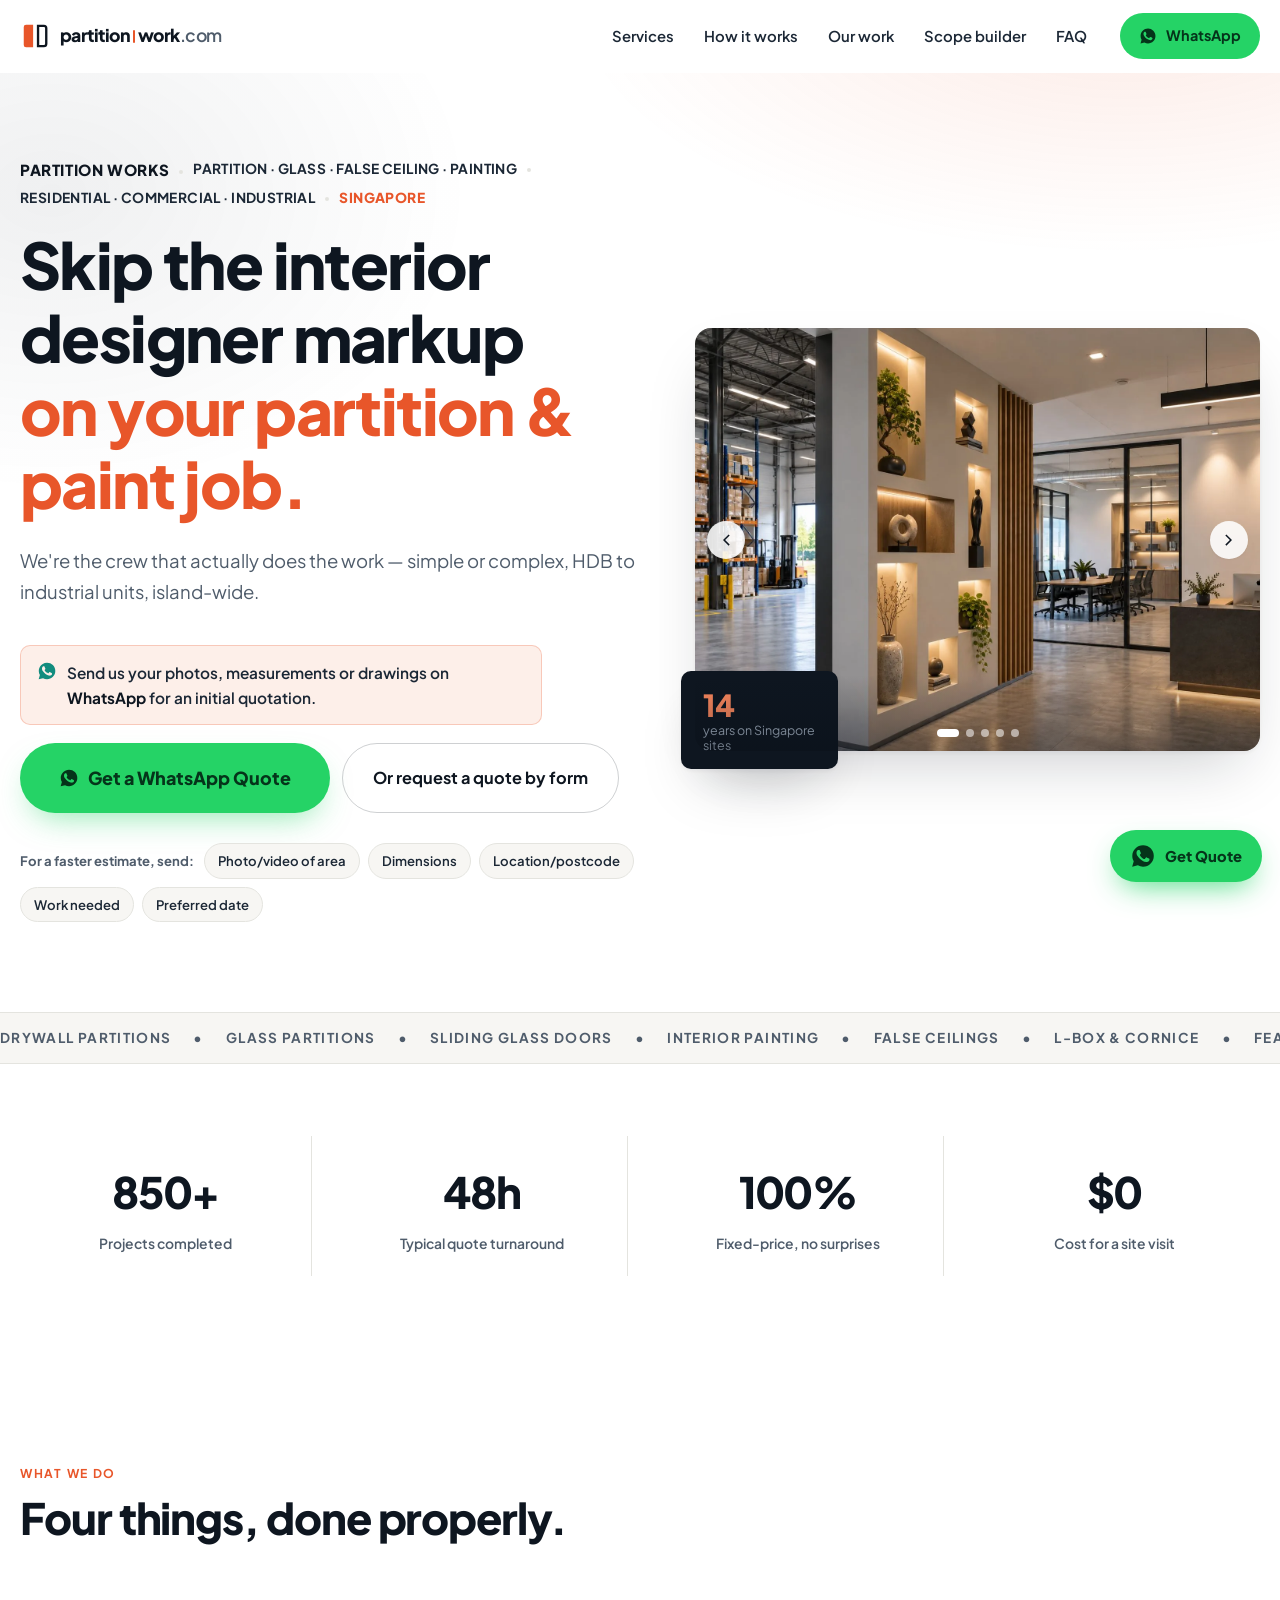
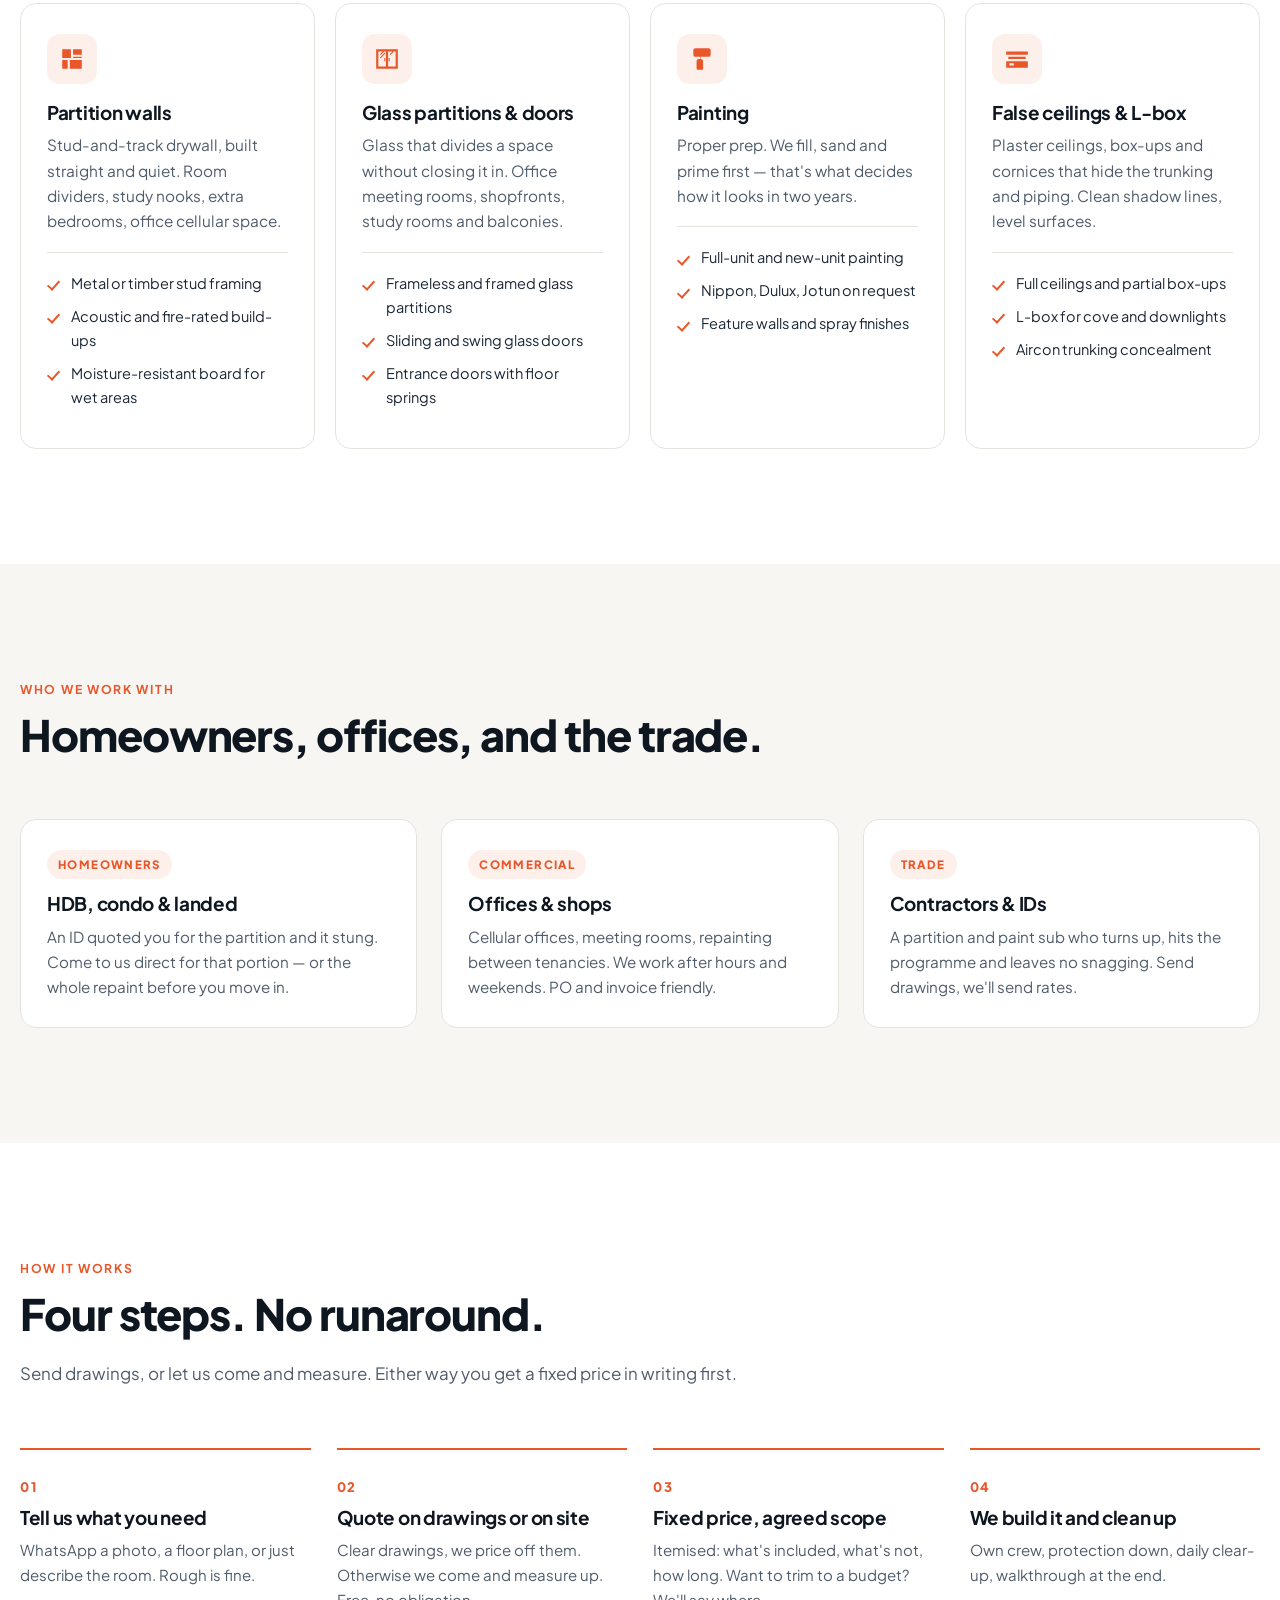
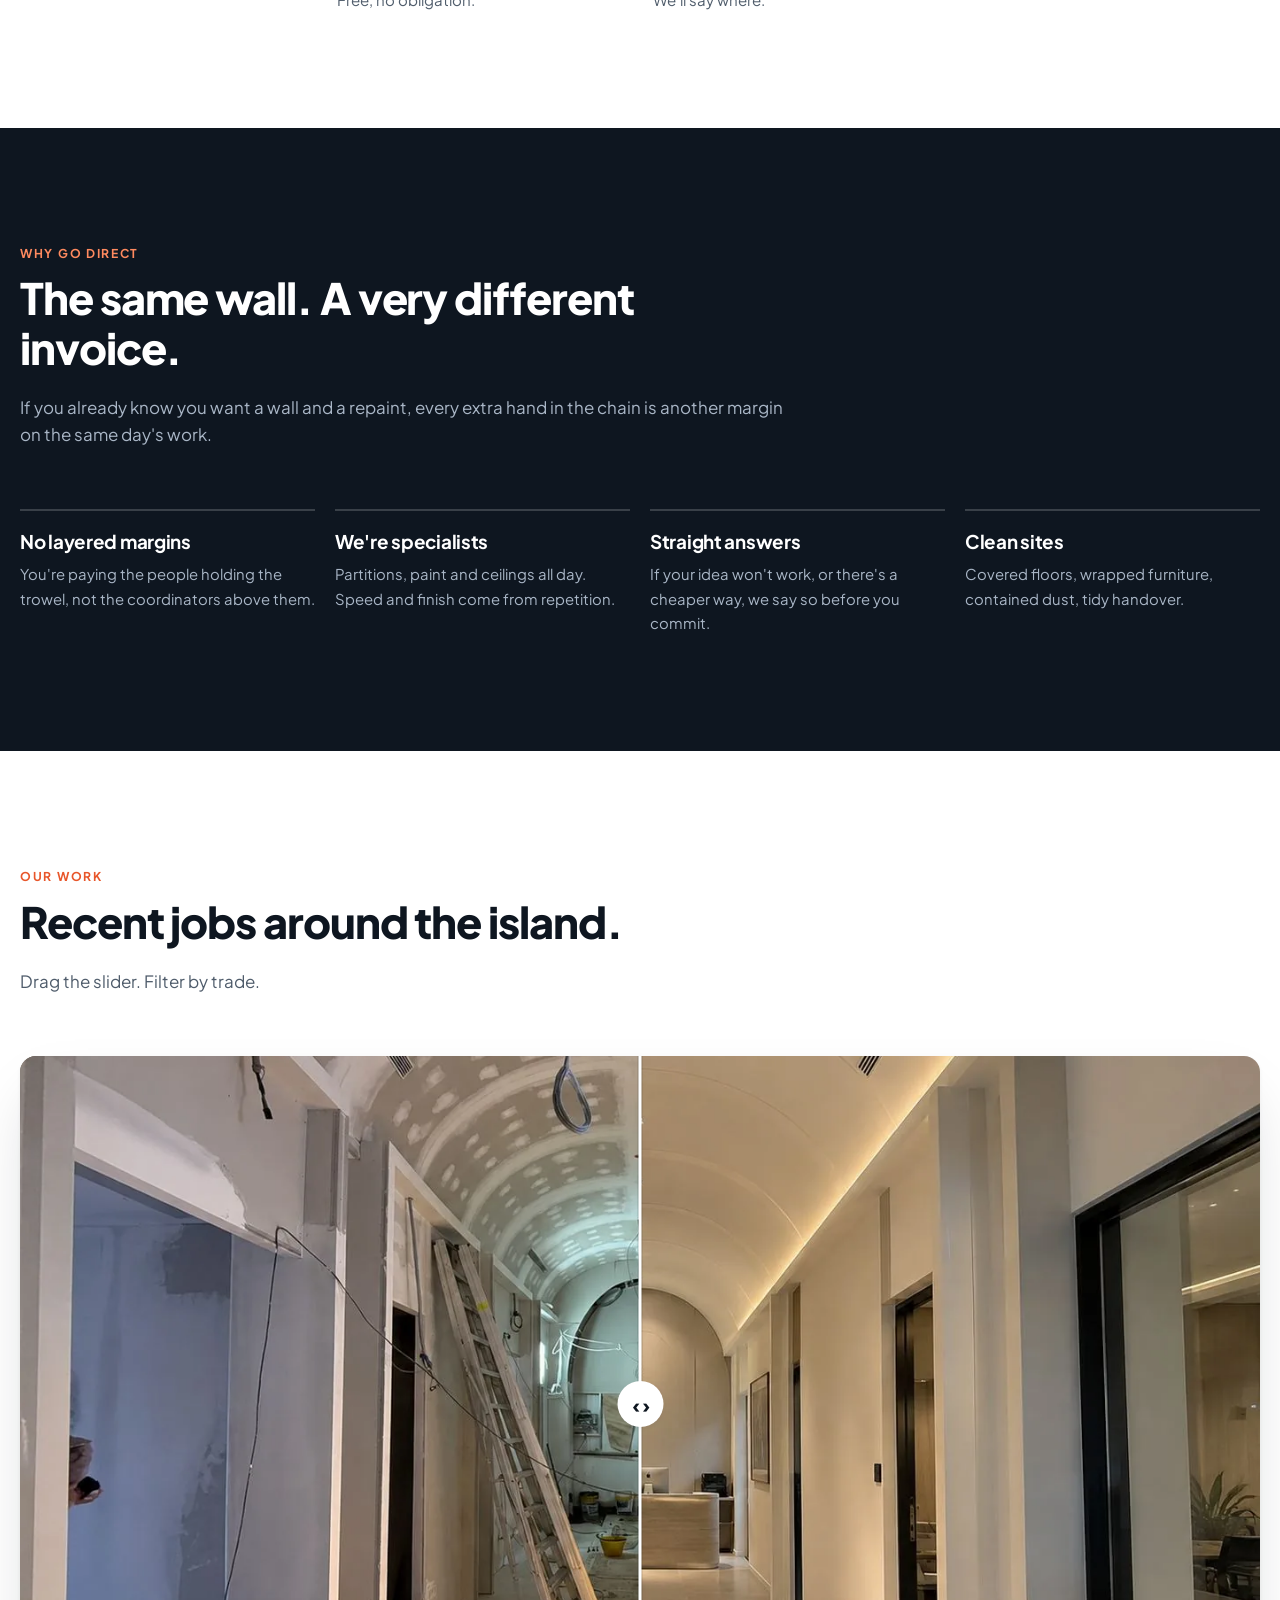
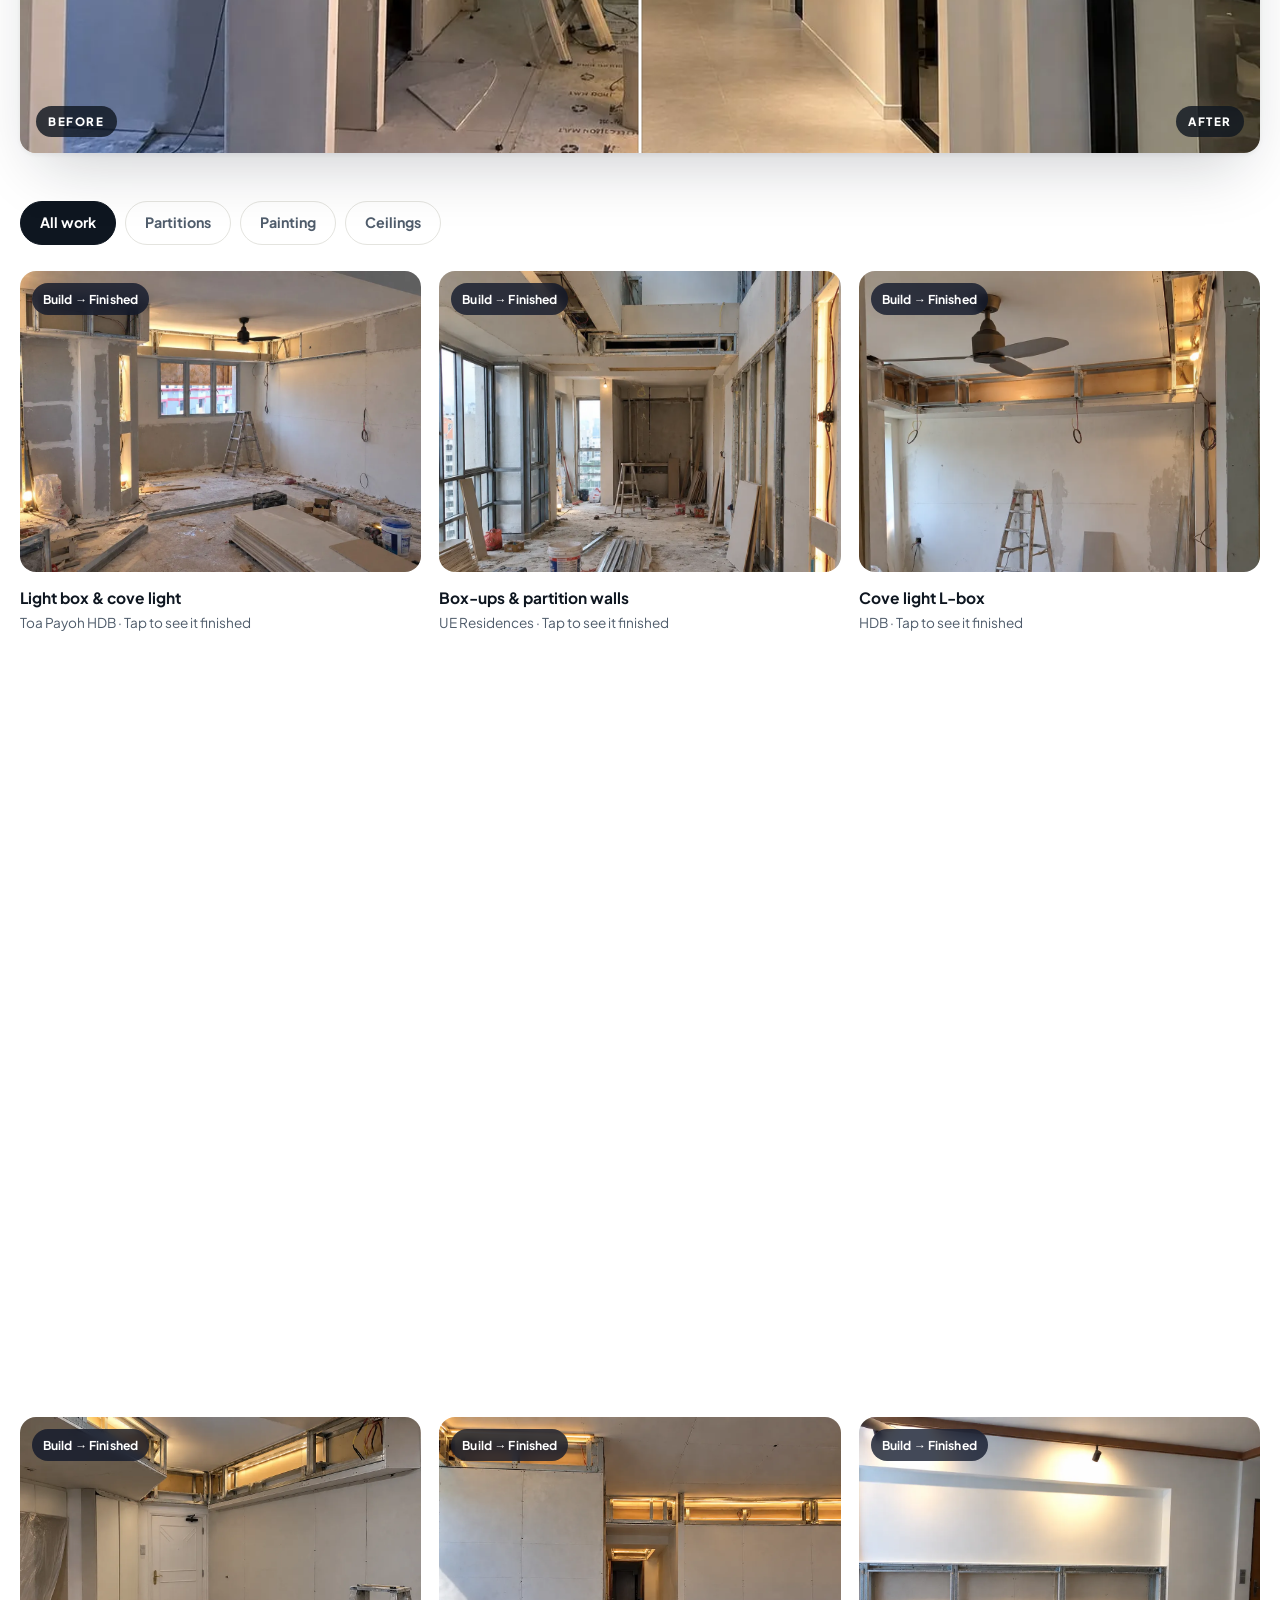
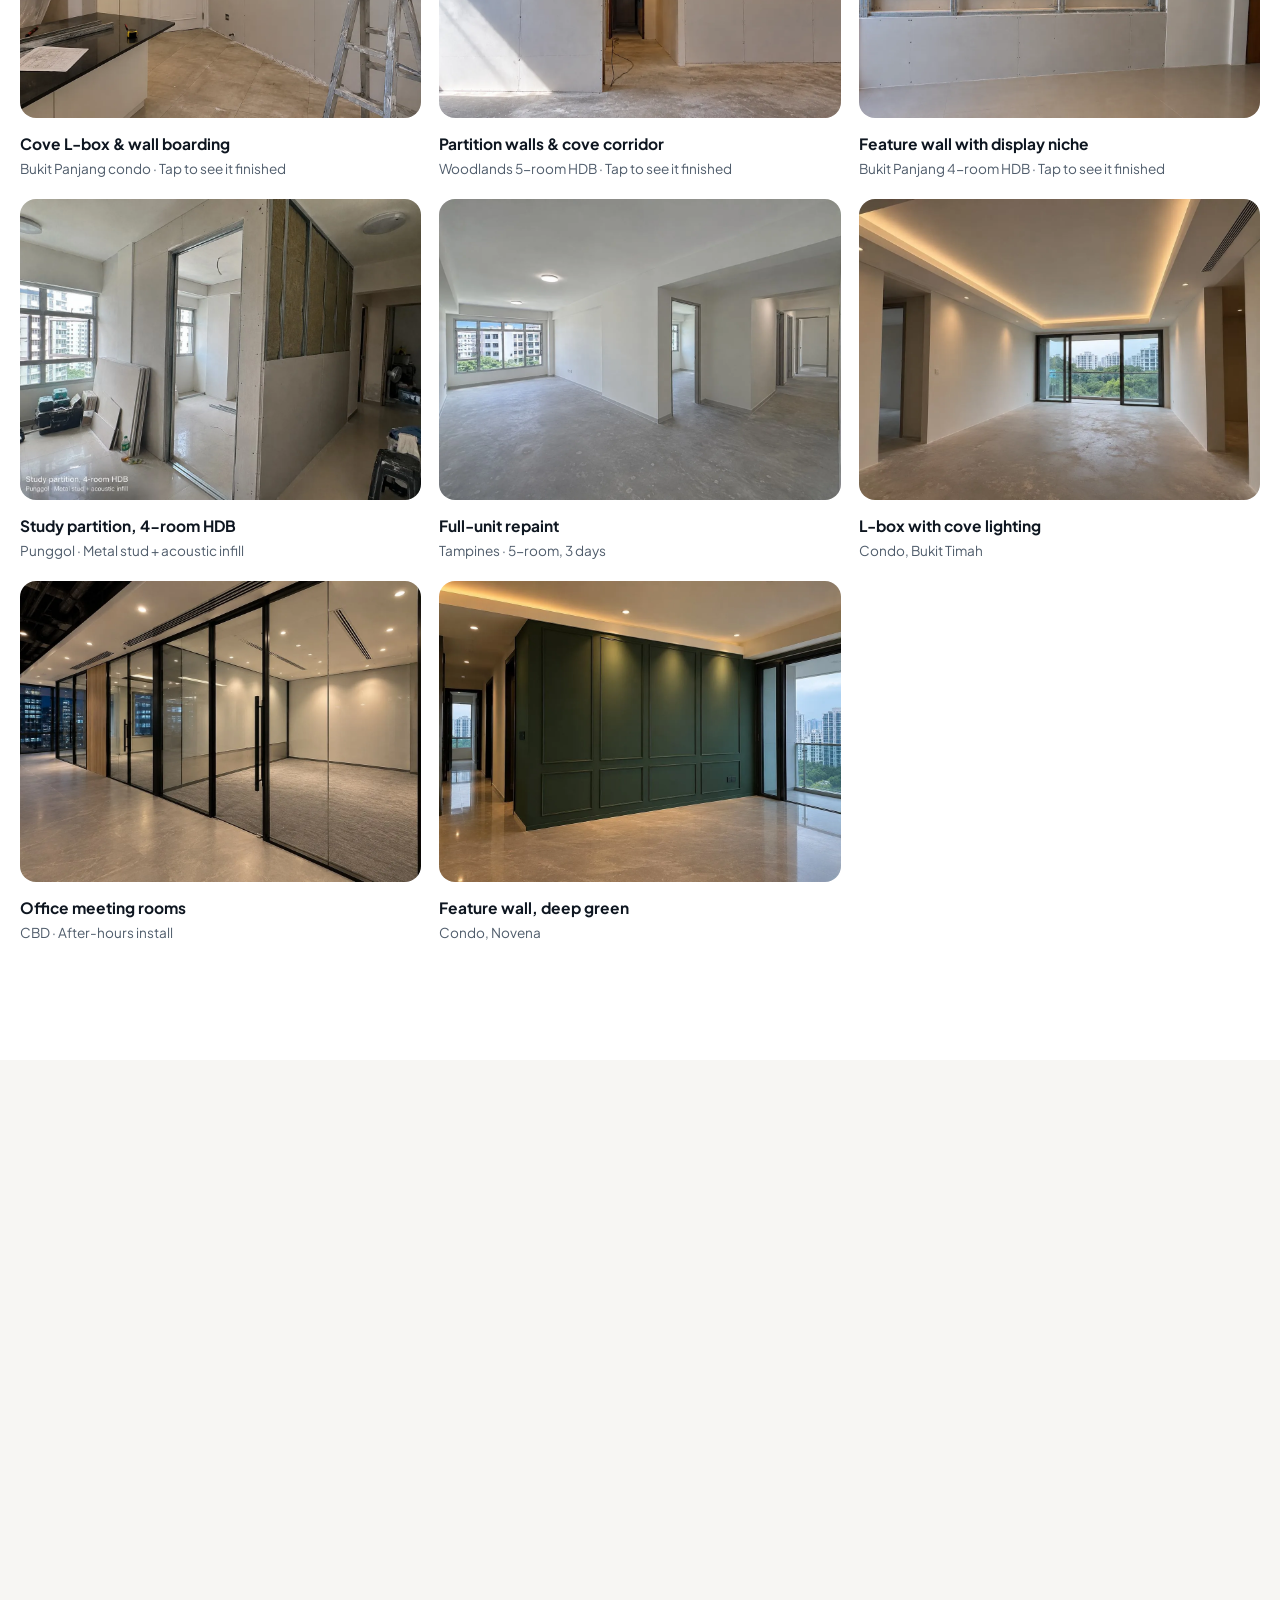
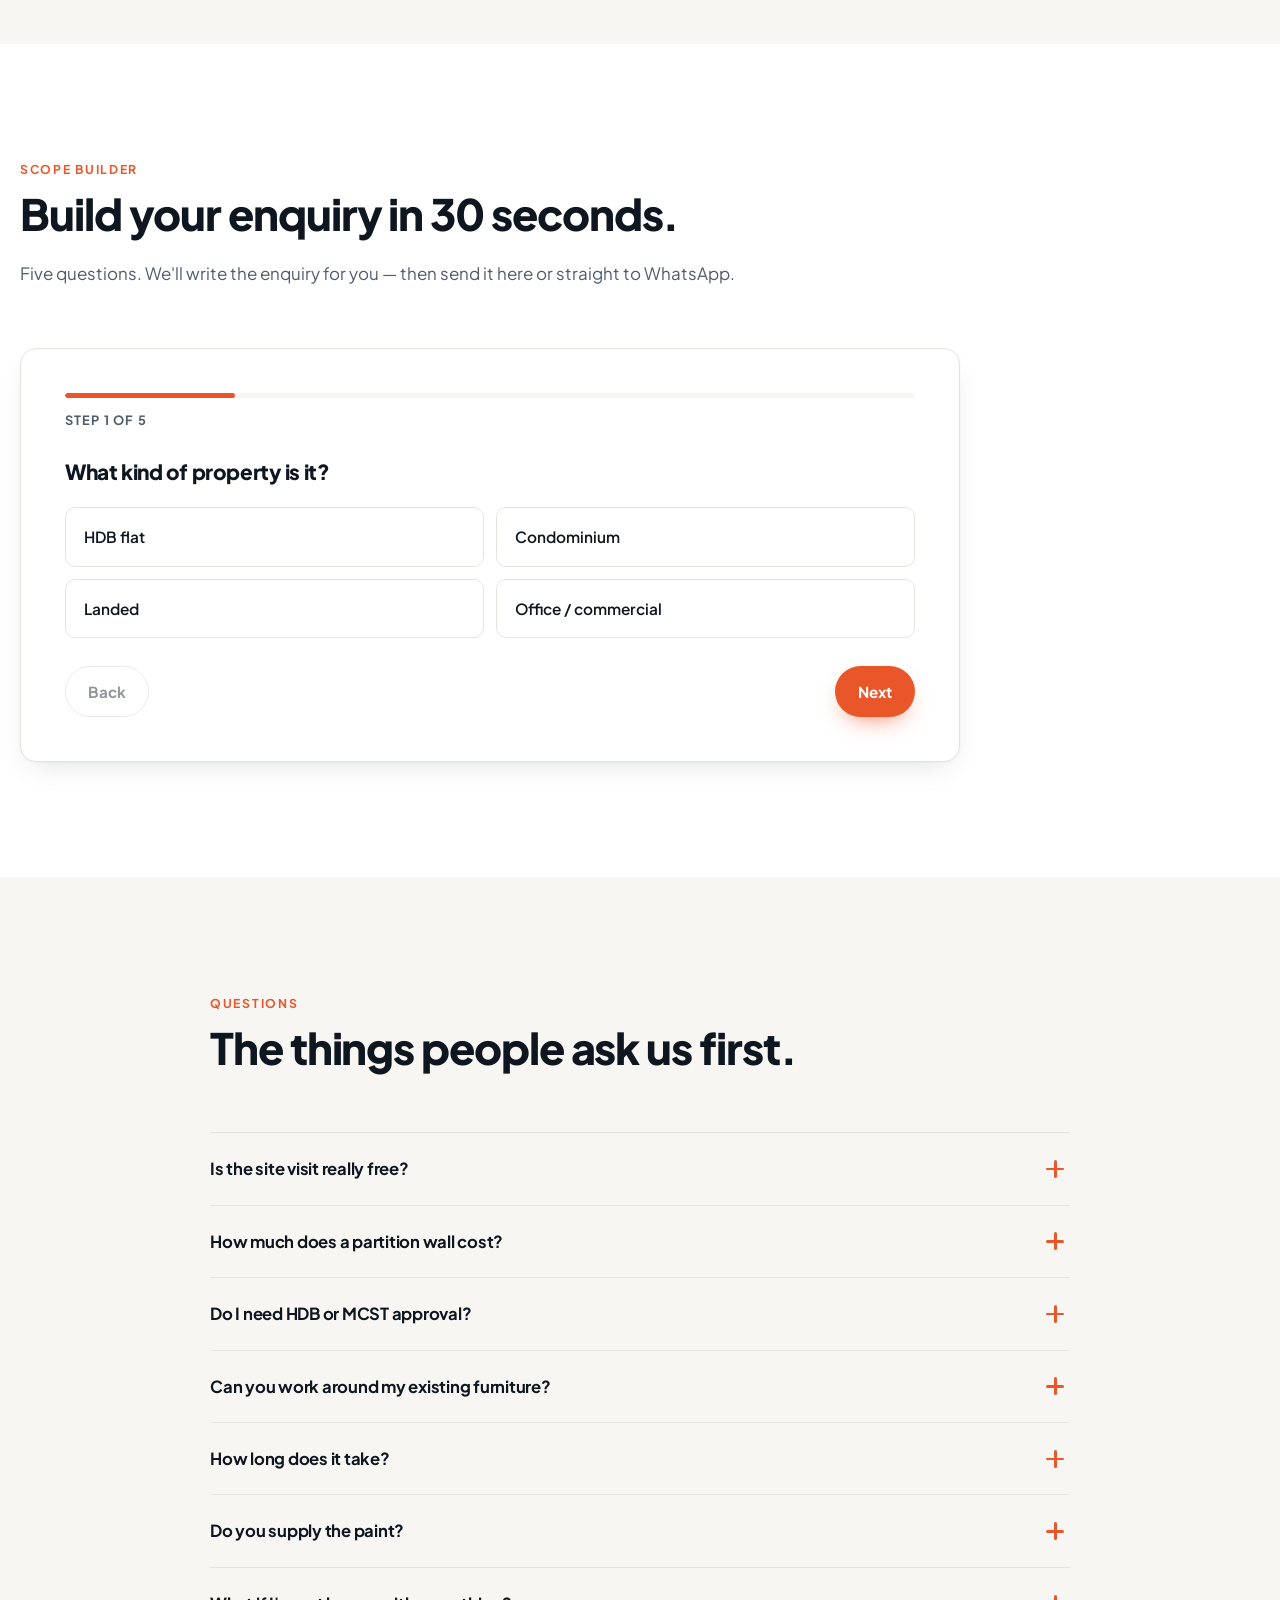
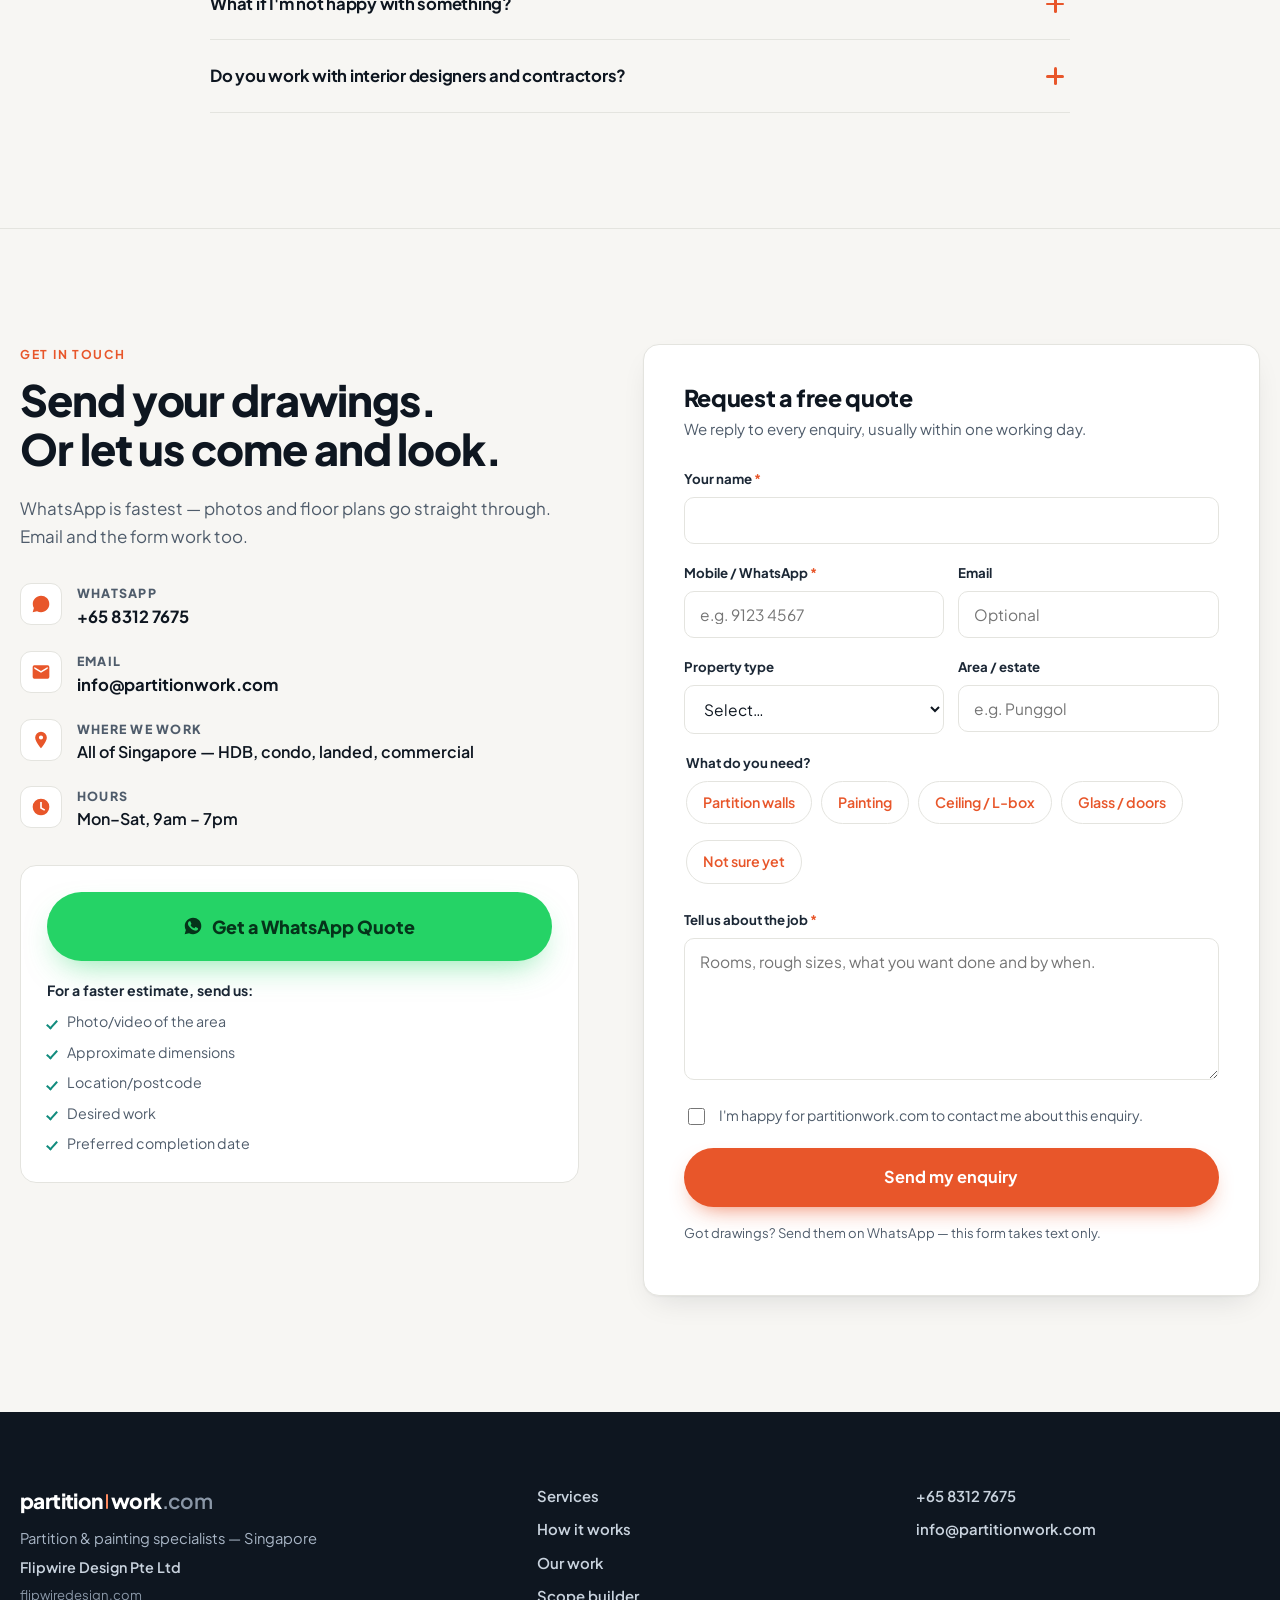
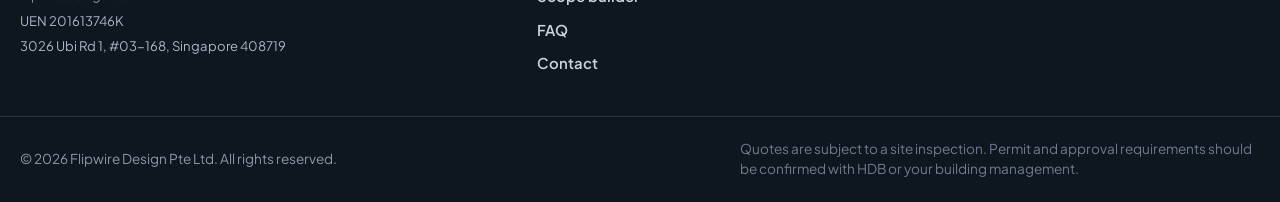
<file: index.html>
<!doctype html>
<html lang="en-SG">
<head>
<meta charset="utf-8">
<meta name="viewport" content="width=device-width, initial-scale=1">
<title>Partition, False Ceiling &amp; Painting Contractor Singapore</title>
<meta name="description" content="Drywall and glass partitions, glass doors, false ceilings and interior painting for HDB, condo, office and industrial units across Singapore. WhatsApp your photos for a fast quote.">
<meta name="theme-color" content="#0E1620">
<link rel="canonical" href="https://partitionwork.com/">
<meta property="og:type" content="website">
<meta property="og:site_name" content="Partition Works">
<meta property="og:locale" content="en_SG">
<meta property="og:title" content="Partition, False Ceiling &amp; Painting Contractor Singapore">
<meta property="og:description" content="Residential, commercial and industrial. Send us your photos, measurements or drawings on WhatsApp for an initial quotation.">
<meta property="og:image" content="https://partitionwork.com/assets/img/og-image.png">
<meta property="og:url" content="https://partitionwork.com/">
<meta name="twitter:card" content="summary_large_image">
<link rel="icon" href="assets/img/favicon.svg" type="image/svg+xml">
<link rel="apple-touch-icon" href="assets/img/apple-touch-icon.png">
<link rel="preload" as="font" type="font/woff2" href="assets/fonts/plus-jakarta-sans-400.woff2" crossorigin>
<link rel="preload" as="font" type="font/woff2" href="assets/fonts/plus-jakarta-sans-800.woff2" crossorigin>
<link rel="preload" as="image" href="assets/img/Hero1.webp" fetchpriority="high">
<link rel="stylesheet" href="assets/css/style.css?v=31">

<script type="application/ld+json">
{
 "@context": "https://schema.org",
 "@type": "HomeAndConstructionBusiness",
 "@id": "https://partitionwork.com/#business",
 "name": "Partition Works",
 "legalName": "Flipwire Design Pte Ltd",
 "url": "https://partitionwork.com/",
 "description": "Drywall partitions, false ceilings and interior painting for residential, commercial and industrial properties across Singapore.",
 "telephone": "+6583127675",
 "email": "info@partitionwork.com",
 "image": "https://partitionwork.com/assets/img/og-image.png",
 "logo": "https://partitionwork.com/assets/img/favicon.svg",
 "address": {
  "@type": "PostalAddress",
  "streetAddress": "3026 Ubi Rd 1, #03-168",
  "addressLocality": "Singapore",
  "postalCode": "408719",
  "addressCountry": "SG"
 },
 "areaServed": {
  "@type": "Country",
  "name": "Singapore"
 },
 "openingHoursSpecification": [
  {
   "@type": "OpeningHoursSpecification",
   "dayOfWeek": [
    "Monday",
    "Tuesday",
    "Wednesday",
    "Thursday",
    "Friday",
    "Saturday"
   ],
   "opens": "09:00",
   "closes": "19:00"
  }
 ],
 "knowsLanguage": [
  "en-SG"
 ],
 "hasOfferCatalog": {
  "@type": "OfferCatalog",
  "name": "Partition, glass, ceiling and painting services",
  "itemListElement": [
   {
    "@type": "Offer",
    "itemOffered": {
     "@type": "Service",
     "name": "Drywall partition walls",
     "description": "Metal or timber stud partitions, acoustic and fire-rated build-ups, single or double-layer plasterboard."
    }
   },
   {
    "@type": "Offer",
    "itemOffered": {
     "@type": "Service",
     "name": "Glass partitions and doors",
     "description": "Frameless and framed glass partitions, sliding glass doors, swing and entrance glass doors with floor springs."
    }
   },
   {
    "@type": "Offer",
    "itemOffered": {
     "@type": "Service",
     "name": "Interior painting",
     "description": "Full-unit repainting, crack filling, skim coating, feature walls and spray finishes."
    }
   },
   {
    "@type": "Offer",
    "itemOffered": {
     "@type": "Service",
     "name": "False ceilings and L-box",
     "description": "Plaster false ceilings, box-ups, cornice, shadow-line detailing and aircon trunking concealment."
    }
   }
  ]
 },
 "identifier": {
  "@type": "PropertyValue",
  "propertyID": "UEN",
  "value": "201613746K"
 }
}
</script>
<script type="application/ld+json">
{
 "@context": "https://schema.org",
 "@type": "FAQPage",
 "mainEntity": [
  {
   "@type": "Question",
   "name": "Is the site visit really free?",
   "acceptedAnswer": {
    "@type": "Answer",
    "text": "Yes. We measure up, check the existing conditions and send a written quote. No obligation."
   }
  },
  {
   "@type": "Question",
   "name": "How much does a partition wall cost?",
   "acceptedAnswer": {
    "@type": "Answer",
    "text": "Depends on length, height, the build-up (acoustic, fire-rated, moisture-resistant) and whether there's a door or services running through. Send a photo or plan — we usually come back within two working days."
   }
  },
  {
   "@type": "Question",
   "name": "Do I need HDB or MCST approval?",
   "acceptedAnswer": {
    "@type": "Answer",
    "text": "Usually. HDB flats typically need a renovation permit and an HDB-registered contractor; condos need MCST approval and have fixed working hours. We'll tell you what applies and help with the paperwork — but confirm current requirements with HDB or your MCST directly, as rules change."
   }
  },
  {
   "@type": "Question",
   "name": "Can you work around my existing furniture?",
   "acceptedAnswer": {
    "@type": "Answer",
    "text": "Yes. We wrap and sheet everything and clear up daily. An empty unit is faster and we'll price it keener, but occupied is normal for us."
   }
  },
  {
   "@type": "Question",
   "name": "How long does it take?",
   "acceptedAnswer": {
    "@type": "Answer",
    "text": "A single partition wall, one to three days including skimming. A full-unit repaint, two to four. Ceilings vary — you get a day count in the quote."
   }
  },
  {
   "@type": "Question",
   "name": "Do you supply the paint?",
   "acceptedAnswer": {
    "@type": "Answer",
    "text": "Yes, supply and apply, with the brand and finish stated in the quote. Bought your own or want a specific line? We'll price labour only."
   }
  },
  {
   "@type": "Question",
   "name": "What if I'm not happy with something?",
   "acceptedAnswer": {
    "@type": "Answer",
    "text": "We walk the job with you at handover and snag it there. Anything that shows up later and is down to our workmanship, we come back and fix."
   }
  },
  {
   "@type": "Question",
   "name": "Do you work with interior designers and contractors?",
   "acceptedAnswer": {
    "@type": "Answer",
    "text": "Often — a lot of our work is as a partition and paint sub. Send drawings and programme, we'll come back with rates."
   }
  }
 ]
}
</script>
</head>
<body>

<a class="skip-link" href="#main">Skip to content</a>

<!-- ======================= HEADER ======================= -->
<header class="site-header" id="siteHeader">
  <div class="wrap header-inner">
    <a class="brand" href="#top" aria-label="partitionwork.com home">
      <span class="brand-mark" aria-hidden="true">
        <svg viewBox="0 0 32 32" width="30" height="30">
          <path class="mark-fill" d="M4 6.5A2.5 2.5 0 0 1 6.5 4H14v24H6.5A2.5 2.5 0 0 1 4 25.5v-19Z"/>
          <path class="mark-line" d="M19.25 5.25h6.25a2.5 2.5 0 0 1 2.5 2.5v16.5a2.5 2.5 0 0 1-2.5 2.5h-6.25V5.25Z"/>
        </svg>
      </span>
      <span class="brand-text">partition<i class="brand-split" aria-hidden="true"></i>work<span class="brand-tld">.com</span></span>
    </a>

    <nav class="nav" id="nav" aria-label="Main">
      <a href="#services">Services</a>
      <a href="#process">How it works</a>
      <a href="#work">Our work</a>
      <a href="#estimator">Scope builder</a>
      <a href="#faq">FAQ</a>
      <a href="#contact" class="nav-cta" data-wa-link>WhatsApp Quote</a>
    </nav>

    <a class="btn btn-wa header-wa" data-wa-link href="#contact">
      <svg viewBox="0 0 24 24" width="18" height="18" aria-hidden="true"><path fill="currentColor" d="M12.04 2C6.58 2 2.13 6.45 2.13 11.91c0 1.75.46 3.45 1.32 4.95L2 22l5.25-1.38a9.87 9.87 0 0 0 4.79 1.22h.01c5.46 0 9.91-4.45 9.91-9.91 0-2.65-1.03-5.14-2.9-7.01A9.82 9.82 0 0 0 12.04 2Zm5.8 14.1c-.25.69-1.45 1.32-2 1.4-.51.08-1.16.11-1.87-.12-.43-.14-.98-.32-1.69-.62-2.98-1.29-4.92-4.28-5.07-4.48-.15-.2-1.21-1.61-1.21-3.07s.77-2.18 1.04-2.48c.27-.3.59-.37.79-.37.2 0 .39 0 .57.01.18.01.43-.07.67.51.25.6.84 2.06.91 2.21.07.15.12.32.02.52-.1.2-.15.32-.3.5-.15.17-.31.39-.44.52-.15.15-.3.31-.13.61.17.3.76 1.25 1.63 2.03 1.12 1 2.06 1.31 2.36 1.46.3.15.47.12.65-.07.17-.2.75-.87.95-1.17.2-.3.4-.25.67-.15.27.1 1.72.81 2.02.96.3.15.5.22.57.35.07.12.07.72-.18 1.41Z"/></svg>
      <span>WhatsApp</span>
    </a>

    <button class="hamburger" id="hamburger" aria-label="Open menu" aria-expanded="false" aria-controls="nav">
      <span></span><span></span><span></span>
    </button>
  </div>
  <div class="scroll-progress" id="scrollProgress" aria-hidden="true"></div>
</header>

<main id="main">
<span id="top"></span>

<!-- ======================= HERO ======================= -->
<section class="hero">
  <div class="hero-bg" aria-hidden="true"></div>
  <div class="wrap hero-inner">
    <div class="hero-copy">
      <p class="hero-id reveal">
        <strong>Partition Works</strong>
        <span>Partition &middot; Glass &middot; False Ceiling &middot; Painting</span>
        <span>Residential &middot; Commercial &middot; Industrial</span>
        <span class="hero-id-loc">Singapore</span>
      </p>
      <h1 class="reveal">Skip the interior designer markup<br><span class="hl">on your partition &amp; paint job.</span></h1>
      <p class="lede reveal">We're the crew that actually does the work — simple or complex, HDB to industrial units, island-wide.</p>

      <p class="hero-cta-line reveal">
        <svg viewBox="0 0 24 24" width="20" height="20" aria-hidden="true"><path fill="currentColor" d="M12.04 2C6.58 2 2.13 6.45 2.13 11.91c0 1.75.46 3.45 1.32 4.95L2 22l5.25-1.38a9.87 9.87 0 0 0 4.79 1.22h.01c5.46 0 9.91-4.45 9.91-9.91 0-2.65-1.03-5.14-2.9-7.01A9.82 9.82 0 0 0 12.04 2Zm5.8 14.1c-.25.69-1.45 1.32-2 1.4-.51.08-1.16.11-1.87-.12-.43-.14-.98-.32-1.69-.62-2.98-1.29-4.92-4.28-5.07-4.48-.15-.2-1.21-1.61-1.21-3.07s.77-2.18 1.04-2.48c.27-.3.59-.37.79-.37.2 0 .39 0 .57.01.18.01.43-.07.67.51.25.6.84 2.06.91 2.21.07.15.12.32.02.52-.1.2-.15.32-.3.5-.15.17-.31.39-.44.52-.15.15-.3.31-.13.61.17.3.76 1.25 1.63 2.03 1.12 1 2.06 1.31 2.36 1.46.3.15.47.12.65-.07.17-.2.75-.87.95-1.17.2-.3.4-.25.67-.15.27.1 1.72.81 2.02.96.3.15.5.22.57.35.07.12.07.72-.18 1.41Z"/></svg>
        <span>Send us your photos, measurements or drawings on <strong>WhatsApp</strong> for an initial quotation.</span>
      </p>

      <div class="hero-actions reveal">
        <a class="btn btn-wa btn-xl" data-wa-link href="#contact">
          <svg viewBox="0 0 24 24" width="20" height="20" aria-hidden="true"><path fill="currentColor" d="M12.04 2C6.58 2 2.13 6.45 2.13 11.91c0 1.75.46 3.45 1.32 4.95L2 22l5.25-1.38a9.87 9.87 0 0 0 4.79 1.22h.01c5.46 0 9.91-4.45 9.91-9.91 0-2.65-1.03-5.14-2.9-7.01A9.82 9.82 0 0 0 12.04 2Zm5.8 14.1c-.25.69-1.45 1.32-2 1.4-.51.08-1.16.11-1.87-.12-.43-.14-.98-.32-1.69-.62-2.98-1.29-4.92-4.28-5.07-4.48-.15-.2-1.21-1.61-1.21-3.07s.77-2.18 1.04-2.48c.27-.3.59-.37.79-.37.2 0 .39 0 .57.01.18.01.43-.07.67.51.25.6.84 2.06.91 2.21.07.15.12.32.02.52-.1.2-.15.32-.3.5-.15.17-.31.39-.44.52-.15.15-.3.31-.13.61.17.3.76 1.25 1.63 2.03 1.12 1 2.06 1.31 2.36 1.46.3.15.47.12.65-.07.17-.2.75-.87.95-1.17.2-.3.4-.25.67-.15.27.1 1.72.81 2.02.96.3.15.5.22.57.35.07.12.07.72-.18 1.41Z"/></svg>
          Get a WhatsApp Quote
        </a>
        <a class="btn btn-ghost btn-lg" href="#contact">Or request a quote by form</a>
      </div>

      <div class="hero-send reveal">
        <span class="hero-send-label">For a faster estimate, send:</span>
        <span class="hero-send-item">Photo/video of area</span>
        <span class="hero-send-item">Dimensions</span>
        <span class="hero-send-item">Location/postcode</span>
        <span class="hero-send-item">Work needed</span>
        <span class="hero-send-item">Preferred date</span>
      </div>
    </div>

    <div class="hero-card reveal">
      <div class="hero-carousel" id="heroCarousel" role="region" aria-roledescription="carousel" aria-label="Completed project photos">
        <div class="hc-track" id="hcTrack">
          <div class="hc-slide"><img src="assets/img/Hero1.webp" alt="Warehouse office fit-out with a slatted timber partition and lit display niches" loading="eager" fetchpriority="high" width="1448" height="1086"></div>
          <div class="hc-slide"><img loading="lazy" src="assets/img/Hero2.webp" alt="HDB bedroom divided from a study nook by a glass-panel partition" width="1448" height="1086"></div>
          <div class="hc-slide"><img loading="lazy" src="assets/img/Hero3.webp" alt="Condo living and dining area divided by a slatted feature partition" width="1448" height="1086"></div>
          <div class="hc-slide"><img loading="lazy" src="assets/img/Hero4.webp" alt="Office corridor lined with glass partition meeting rooms" width="1448" height="1086"></div>
          <div class="hc-slide"><img loading="lazy" src="assets/img/hero5.webp" alt="Empty commercial unit fitted out with new glass partition doors" width="1448" height="1086"></div>
        </div>
        <button class="hc-arrow hc-prev" type="button" aria-label="Previous photo">
          <svg viewBox="0 0 24 24" width="18" height="18" aria-hidden="true"><path fill="currentColor" d="M15.5 4.5 8 12l7.5 7.5 1.4-1.4L10.8 12l6.1-6.1z"/></svg>
        </button>
        <button class="hc-arrow hc-next" type="button" aria-label="Next photo">
          <svg viewBox="0 0 24 24" width="18" height="18" aria-hidden="true"><path fill="currentColor" d="M8.5 4.5 16 12l-7.5 7.5-1.4-1.4L13.2 12 7.1 5.9z"/></svg>
        </button>
        <div class="hc-dots" role="tablist" aria-label="Choose photo">
          <button class="hc-dot is-active" type="button" role="tab" aria-selected="true" aria-label="Photo 1 of 5" data-slide="0"></button>
          <button class="hc-dot" type="button" role="tab" aria-selected="false" aria-label="Photo 2 of 5" data-slide="1"></button>
          <button class="hc-dot" type="button" role="tab" aria-selected="false" aria-label="Photo 3 of 5" data-slide="2"></button>
          <button class="hc-dot" type="button" role="tab" aria-selected="false" aria-label="Photo 4 of 5" data-slide="3"></button>
          <button class="hc-dot" type="button" role="tab" aria-selected="false" aria-label="Photo 5 of 5" data-slide="4"></button>
        </div>
      </div>
      <div class="hero-badge">
        <strong data-count="14">0</strong>
        <span>years on Singapore sites</span>
      </div>
    </div>
  </div>

  <div class="marquee" aria-hidden="true">
    <div class="marquee-track">
      <div class="marquee-set"><span>Drywall partitions</span><span>&bull;</span><span>Glass partitions</span><span>&bull;</span><span>Sliding glass doors</span><span>&bull;</span><span>Interior painting</span><span>&bull;</span><span>False ceilings</span><span>&bull;</span><span>L-box &amp; cornice</span><span>&bull;</span><span>Feature walls</span><span>&bull;</span><span>Office fit-outs</span><span>&bull;</span><span>Repainting</span><span>&bull;</span></div>
      <div class="marquee-set"><span>Drywall partitions</span><span>&bull;</span><span>Glass partitions</span><span>&bull;</span><span>Sliding glass doors</span><span>&bull;</span><span>Interior painting</span><span>&bull;</span><span>False ceilings</span><span>&bull;</span><span>L-box &amp; cornice</span><span>&bull;</span><span>Feature walls</span><span>&bull;</span><span>Office fit-outs</span><span>&bull;</span><span>Repainting</span><span>&bull;</span></div>
    </div>
  </div>
</section>

<!-- ======================= TRUST STATS ======================= -->
<section class="stats">
  <div class="wrap stats-grid">
    <div class="stat reveal"><strong data-count="850" data-suffix="+">0</strong><span>Projects completed</span></div>
    <div class="stat reveal"><strong data-count="48" data-suffix="h">0</strong><span>Typical quote turnaround</span></div>
    <div class="stat reveal"><strong data-count="100" data-suffix="%">0</strong><span>Fixed-price, no surprises</span></div>
    <div class="stat reveal"><strong data-count="0" data-prefix="$" data-suffix="">0</strong><span>Cost for a site visit</span></div>
  </div>
</section>

<!-- ======================= SERVICES ======================= -->
<section id="services" class="section">
  <div class="wrap">
    <div class="section-head reveal">
      <p class="eyebrow">What we do</p>
      <h2>Four things, done properly.</h2>
    </div>

    <div class="cards-4">
      <article class="card reveal">
        <div class="card-icon" aria-hidden="true">
          <svg viewBox="0 0 24 24" width="26" height="26"><path fill="currentColor" d="M3 3h8v8H3V3Zm10 0h8v5h-8V3ZM3 13h5v8H3v-8Zm7 0h11v8H10v-8Zm3-3h8v1h-8v-1Z"/></svg>
        </div>
        <h3>Partition walls</h3>
        <p>Stud-and-track drywall, built straight and quiet. Room dividers, study nooks, extra bedrooms, office cellular space.</p>
        <ul class="ticks">
          <li>Metal or timber stud framing</li>
          <li>Acoustic and fire-rated build-ups</li>
          <li>Moisture-resistant board for wet areas</li>
        </ul>
      </article>

      <article class="card reveal">
        <div class="card-icon" aria-hidden="true">
          <svg viewBox="0 0 24 24" width="26" height="26"><path fill="currentColor" d="M2 3h20v18H2V3Zm2 2v14h7V5H4Zm9 0v14h7V5h-7ZM5.5 7.5l3-3 .7.7-3 3-.7-.7Zm0 3 4.5-4.5.7.7-4.5 4.5-.7-.7Zm9-3 3-3 .7.7-3 3-.7-.7ZM9.5 11h1v3h-1v-3Zm4 0h1v3h-1v-3Z"/></svg>
        </div>
        <h3>Glass partitions &amp; doors</h3>
        <p>Glass that divides a space without closing it in. Office meeting rooms, shopfronts, study rooms and balconies.</p>
        <ul class="ticks">
          <li>Frameless and framed glass partitions</li>
          <li>Sliding and swing glass doors</li>
          <li>Entrance doors with floor springs</li>
        </ul>
      </article>

      <article class="card reveal">
        <div class="card-icon" aria-hidden="true">
          <svg viewBox="0 0 24 24" width="26" height="26"><path fill="currentColor" d="M18 2H6a2 2 0 0 0-2 2v4a2 2 0 0 0 2 2h5v2H9a2 2 0 0 0-2 2v7a1 1 0 0 0 1 1h4a1 1 0 0 0 1-1v-7a2 2 0 0 0-2-2h-.5v-2H18a2 2 0 0 0 2-2V4a2 2 0 0 0-2-2Z"/></svg>
        </div>
        <h3>Painting</h3>
        <p>Proper prep. We fill, sand and prime first — that's what decides how it looks in two years.</p>
        <ul class="ticks">
          <li>Full-unit and new-unit painting</li>
          <li>Nippon, Dulux, Jotun on request</li>
          <li>Feature walls and spray finishes</li>
        </ul>
      </article>

      <article class="card reveal">
        <div class="card-icon" aria-hidden="true">
          <svg viewBox="0 0 24 24" width="26" height="26"><path fill="currentColor" d="M2 5h20v3H2V5Zm2 5h16v2H4v-2Zm-2 4h20v6H2v-6Zm3 2v2h4v-2H5Z"/></svg>
        </div>
        <h3>False ceilings &amp; L-box</h3>
        <p>Plaster ceilings, box-ups and cornices that hide the trunking and piping. Clean shadow lines, level surfaces.</p>
        <ul class="ticks">
          <li>Full ceilings and partial box-ups</li>
          <li>L-box for cove and downlights</li>
          <li>Aircon trunking concealment</li>
        </ul>
      </article>
    </div>

  </div>
</section>

<!-- ======================= AUDIENCE ======================= -->
<section class="section section-alt">
  <div class="wrap">
    <div class="section-head reveal">
      <p class="eyebrow">Who we work with</p>
      <h2>Homeowners, offices, and the trade.</h2>
    </div>
    <div class="cards-3">
      <article class="mini reveal">
        <span class="mini-tag">Homeowners</span>
        <h3>HDB, condo &amp; landed</h3>
        <p>An ID quoted you for the partition and it stung. Come to us direct for that portion — or the whole repaint before you move in.</p>
      </article>
      <article class="mini reveal">
        <span class="mini-tag">Commercial</span>
        <h3>Offices &amp; shops</h3>
        <p>Cellular offices, meeting rooms, repainting between tenancies. We work after hours and weekends. PO and invoice friendly.</p>
      </article>
      <article class="mini reveal">
        <span class="mini-tag">Trade</span>
        <h3>Contractors &amp; IDs</h3>
        <p>A partition and paint sub who turns up, hits the programme and leaves no snagging. Send drawings, we'll send rates.</p>
      </article>
    </div>
  </div>
</section>

<!-- ======================= PROCESS ======================= -->
<section id="process" class="section">
  <div class="wrap">
    <div class="section-head reveal">
      <p class="eyebrow">How it works</p>
      <h2>Four steps. No runaround.</h2>
      <p class="section-sub">Send drawings, or let us come and measure. Either way you get a fixed price in writing first.</p>
    </div>

    <ol class="steps">
      <li class="step reveal">
        <span class="step-num">01</span>
        <h3>Tell us what you need</h3>
        <p>WhatsApp a photo, a floor plan, or just describe the room. Rough is fine.</p>
      </li>
      <li class="step reveal">
        <span class="step-num">02</span>
        <h3>Quote on drawings or on site</h3>
        <p>Clear drawings, we price off them. Otherwise we come and measure up. Free, no obligation.</p>
      </li>
      <li class="step reveal">
        <span class="step-num">03</span>
        <h3>Fixed price, agreed scope</h3>
        <p>Itemised: what's included, what's not, how long. Want to trim to a budget? We'll say where.</p>
      </li>
      <li class="step reveal">
        <span class="step-num">04</span>
        <h3>We build it and clean up</h3>
        <p>Own crew, protection down, daily clear-up, walkthrough at the end.</p>
      </li>
    </ol>
  </div>
</section>

<!-- ======================= WHY US ======================= -->
<section class="section section-dark">
  <div class="wrap">
    <div class="section-head reveal">
      <p class="eyebrow light">Why go direct</p>
      <h2>The same wall. A very different invoice.</h2>
      <p class="section-sub">If you already know you want a wall and a repaint, every extra hand in the chain is another margin on the same day's work.</p>
    </div>

    <div class="cards-4">
      <div class="value reveal"><h3>No layered margins</h3><p>You're paying the people holding the trowel, not the coordinators above them.</p></div>
      <div class="value reveal"><h3>We're specialists</h3><p>Partitions, paint and ceilings all day. Speed and finish come from repetition.</p></div>
      <div class="value reveal"><h3>Straight answers</h3><p>If your idea won't work, or there's a cheaper way, we say so before you commit.</p></div>
      <div class="value reveal"><h3>Clean sites</h3><p>Covered floors, wrapped furniture, contained dust, tidy handover.</p></div>
    </div>
  </div>
</section>

<!-- ======================= WORK / GALLERY ======================= -->
<section id="work" class="section">
  <div class="wrap">
    <div class="section-head reveal">
      <p class="eyebrow">Our work</p>
      <h2>Recent jobs around the island.</h2>
      <p class="section-sub">Drag the slider. Filter by trade.</p>
    </div>

    <!-- Before / After -->
    <div class="ba reveal" id="beforeAfter">
      <div class="ba-frame" id="baFrame">
        <img class="ba-img ba-after" src="assets/img/after.webp" alt="After: the same corridor finished — cove-lit barrel ceiling, glass partitions and laid flooring" loading="lazy" width="1400" height="1050">
        <img class="ba-img ba-before" id="baBefore" src="assets/img/before.webp" alt="Before: the same corridor as a bare shell, ceiling arches unfinished" loading="lazy" width="1400" height="1050">
        <div class="ba-handle" id="baHandle" aria-hidden="true"><span></span></div>
        <input class="ba-range" id="baRange" type="range" min="0" max="100" value="50" aria-label="Reveal before and after comparison">
        <span class="ba-label ba-label-l">Before</span>
        <span class="ba-label ba-label-r">After</span>
      </div>
    </div>

    <!-- Filters -->
    <div class="filters reveal" role="tablist" aria-label="Filter projects">
      <button class="filter is-active" data-filter="all" role="tab" aria-selected="true">All work</button>
      <button class="filter" data-filter="partition" role="tab" aria-selected="false">Partitions</button>
      <button class="filter" data-filter="painting" role="tab" aria-selected="false">Painting</button>
      <button class="filter" data-filter="ceiling" role="tab" aria-selected="false">Ceilings</button>
    </div>

    <div class="gallery" id="gallery">
      <figure class="shot reveal" data-cat="ceiling" data-steps='[{"src":"assets/img/toapayoh-during.webp","alt":"Toa Payoh HDB mid-build: metal stud framing for the ceiling L-box and lit wall niches","title":"Toa Payoh — mid-build","sub":"Stud framing, L-box & lit niches"},{"src":"assets/img/toapayoh-after.webp","alt":"Toa Payoh HDB room finished with a cove-lit L-box and a partition with glass light-box niches","title":"Toa Payoh — finished","sub":"Light box & cove light, handed over"}]'><img class="shot-img" src="assets/img/toapayoh-during.webp" alt="Toa Payoh HDB mid-build: metal stud framing for the ceiling L-box and lit wall niches" loading="lazy" width="1200" height="900"><span class="shot-badge" aria-hidden="true">Build → Finished</span><figcaption><strong>Light box &amp; cove light</strong><span>Toa Payoh HDB · Tap to see it finished</span></figcaption></figure>
      <figure class="shot reveal" data-cat="partition" data-steps='[{"src":"assets/img/ueresidences-during.webp","alt":"UE Residences condo mid-build: aircon box-up framing and metal stud partition walls","title":"UE Residences — mid-build","sub":"Aircon box-up & stud partition walls"},{"src":"assets/img/ueresidences-after.webp","alt":"UE Residences condo finished: smooth partition wall and aircon box-up over the kitchen","title":"UE Residences — finished","sub":"Box-ups & partition walls, ready for handover"}]'><img class="shot-img" src="assets/img/ueresidences-during.webp" alt="UE Residences condo mid-build: aircon box-up framing and metal stud partition walls" loading="lazy" width="1086" height="1448" style="object-position:50% 25%"><span class="shot-badge" aria-hidden="true">Build → Finished</span><figcaption><strong>Box-ups &amp; partition walls</strong><span>UE Residences · Tap to see it finished</span></figcaption></figure>
      <figure class="shot reveal" data-cat="ceiling" data-steps='[{"src":"assets/img/hdbcove-during.webp","alt":"HDB mid-build: metal stud L-box framing and wiring for the cove light","title":"HDB cove light — mid-build","sub":"L-box framing & cove light wiring"},{"src":"assets/img/hdbcove-after.webp","alt":"HDB room finished with a warm cove-lit L-box ceiling","title":"HDB cove light — finished","sub":"Cove-lit L-box, skimmed and painted"}]'><img class="shot-img" src="assets/img/hdbcove-during.webp" alt="HDB mid-build: metal stud L-box framing and wiring for the cove light" loading="lazy" width="1086" height="1448" style="object-position:50% 25%"><span class="shot-badge" aria-hidden="true">Build → Finished</span><figcaption><strong>Cove light L-box</strong><span>HDB · Tap to see it finished</span></figcaption></figure>
      <figure class="shot reveal" data-cat="partition" data-steps='[{"src":"assets/img/yishun-during.webp","alt":"Yishun jumbo HDB mid-build: stud partition walls, L-box framing and cove light wiring","title":"Yishun jumbo HDB — mid-build","sub":"Partition walls, L-box & cove framing"},{"src":"assets/img/yishun-after.webp","alt":"Yishun jumbo HDB finished: open-plan living with a cove-lit L-box and new partition openings","title":"Yishun jumbo HDB — finished","sub":"Open-plan layout with cove-lit L-box"}]'><img class="shot-img" src="assets/img/yishun-during.webp" alt="Yishun jumbo HDB mid-build: stud partition walls, L-box framing and cove light wiring" loading="lazy" width="1200" height="900"><span class="shot-badge" aria-hidden="true">Build → Finished</span><figcaption><strong>Jumbo HDB overhaul</strong><span>Yishun · Tap to see it finished</span></figcaption></figure>
      <figure class="shot reveal" data-cat="partition" data-steps='[{"src":"assets/img/mcnair-during.webp","alt":"McNair 4-room HDB mid-build: drywall feature wall with framed niche and L-box cove framing","title":"McNair 4-room HDB — mid-build","sub":"Drywall feature wall, niche & cove framing"},{"src":"assets/img/mcnair-after.webp","alt":"McNair 4-room HDB finished: white feature wall with a long lit niche and cove-lit L-box","title":"McNair 4-room HDB — finished","sub":"Lit niche and cove, skimmed and painted"}]'><img class="shot-img" src="assets/img/mcnair-during.webp" alt="McNair 4-room HDB mid-build: drywall feature wall with framed niche and L-box cove framing" loading="lazy" width="1676" height="939"><span class="shot-badge" aria-hidden="true">Build → Finished</span><figcaption><strong>Feature wall with lit niche</strong><span>McNair 4-room HDB · Tap to see it finished</span></figcaption></figure>
      <figure class="shot reveal" data-cat="partition" data-steps='[{"src":"assets/img/newton-during.webp","alt":"Newton condo mid-build: hallway drywall wall with a framed, wired niche","title":"Newton condo — mid-build","sub":"Hallway drywall wall & niche framing"},{"src":"assets/img/newton-after.webp","alt":"Newton condo finished: white hallway wall with a long lit niche and cove-lit ceiling","title":"Newton condo — finished","sub":"Lit wall niche, skimmed and painted"}]'><img class="shot-img" src="assets/img/newton-during.webp" alt="Newton condo mid-build: hallway drywall wall with a framed, wired niche" loading="lazy" width="939" height="1675" style="object-position:50% 55%"><span class="shot-badge" aria-hidden="true">Build → Finished</span><figcaption><strong>Hallway wall with lit niche</strong><span>Newton condo · Tap to see it finished</span></figcaption></figure>
      <figure class="shot reveal" data-cat="partition" data-steps='[{"src":"assets/img/pasirris-during.webp","alt":"Pasir Ris 5-room HDB mid-build: metal stud framing for a feature wall with LED recess and shelf niche","title":"Pasir Ris 5-room HDB — mid-build","sub":"Stud framing for feature wall & shelf niche"},{"src":"assets/img/pasirris-after.webp","alt":"Pasir Ris 5-room HDB finished: white feature wall with a cove-lit recess and built-in display niche","title":"Pasir Ris 5-room HDB — finished","sub":"Cove-lit feature wall and display niche"}]'><img class="shot-img" src="assets/img/pasirris-during.webp" alt="Pasir Ris 5-room HDB mid-build: metal stud framing for a feature wall with LED recess and shelf niche" loading="lazy" width="1674" height="940"><span class="shot-badge" aria-hidden="true">Build → Finished</span><figcaption><strong>Feature wall with LED niches</strong><span>Pasir Ris 5-room HDB · Tap to see it finished</span></figcaption></figure>
      <figure class="shot reveal" data-cat="ceiling" data-steps='[{"src":"assets/img/aircontrunking-during.webp","alt":"Sengkang mid-build: metal stud framing boxing up the aircon units and trunking","title":"Aircon trunking box-up — mid-build","sub":"Sengkang · Framing around the fan coils"},{"src":"assets/img/aircontrunking.webp","alt":"Sengkang finished: ceiling box-up concealing aircon trunking with recessed downlights","title":"Aircon trunking box-up — finished","sub":"Sengkang · 2-day turnaround"}]'><img class="shot-img" src="assets/img/aircontrunking-during.webp" alt="Sengkang mid-build: metal stud framing boxing up the aircon units and trunking" loading="lazy" width="1200" height="900"><span class="shot-badge" aria-hidden="true">Build → Finished</span><figcaption><strong>Aircon trunking box-up</strong><span>Sengkang · Tap to see it finished</span></figcaption></figure>
      <figure class="shot reveal" data-cat="partition" data-steps='[{"src":"assets/img/queensway-during.webp","alt":"Queensway 3-room condo mid-build: metal stud wall cladding with wiring and a cove-lit L-box over the entrance","title":"Queensway 3-room condo — mid-build","sub":"Stud wall cladding & cove L-box framing"},{"src":"assets/img/queensway-after.webp","alt":"Queensway 3-room condo finished: flush white wall with a cove-lit L-box running to the entrance","title":"Queensway 3-room condo — finished","sub":"Flush wall with cove-lit L-box"}]'><img class="shot-img" src="assets/img/queensway-during.webp" alt="Queensway 3-room condo mid-build: metal stud wall cladding with wiring and a cove-lit L-box over the entrance" loading="lazy" width="1200" height="900"><span class="shot-badge" aria-hidden="true">Build → Finished</span><figcaption><strong>Wall cladding with cove L-box</strong><span>Queensway condo · Tap to see it finished</span></figcaption></figure>
      <figure class="shot reveal" data-cat="ceiling" data-steps='[{"src":"assets/img/bukitpanjang-during.webp","alt":"Bukit Panjang 2-bedroom condo mid-build: boarded wall and cove L-box framing over the kitchen and entrance","title":"Bukit Panjang 2-bedroom condo — mid-build","sub":"Wall boarding & cove L-box framing"},{"src":"assets/img/bukitpanjang-after.webp","alt":"Bukit Panjang 2-bedroom condo finished: cove-lit L-box over the kitchen and a flush white wall to the entrance","title":"Bukit Panjang 2-bedroom condo — finished","sub":"Cove-lit L-box and flush wall"}]'><img class="shot-img" src="assets/img/bukitpanjang-during.webp" alt="Bukit Panjang 2-bedroom condo mid-build: boarded wall and cove L-box framing over the kitchen and entrance" loading="lazy" width="1200" height="900"><span class="shot-badge" aria-hidden="true">Build → Finished</span><figcaption><strong>Cove L-box &amp; wall boarding</strong><span>Bukit Panjang condo · Tap to see it finished</span></figcaption></figure>
      <figure class="shot reveal" data-cat="partition" data-steps='[{"src":"assets/img/woodlands-during.webp","alt":"Woodlands 5-room HDB mid-build: boarded partition walls, a new corridor and cove-light framing above","title":"Woodlands 5-room HDB — mid-build","sub":"Partition walls, corridor & cove framing"},{"src":"assets/img/woodlands-after.webp","alt":"Woodlands 5-room HDB finished: smooth white partition wall beside a cove-lit corridor and living area","title":"Woodlands 5-room HDB — finished","sub":"Partition walls with cove-lit corridor"}]'><img class="shot-img" src="assets/img/woodlands-during.webp" alt="Woodlands 5-room HDB mid-build: boarded partition walls, a new corridor and cove-light framing above" loading="lazy" width="1600" height="901"><span class="shot-badge" aria-hidden="true">Build → Finished</span><figcaption><strong>Partition walls &amp; cove corridor</strong><span>Woodlands 5-room HDB · Tap to see it finished</span></figcaption></figure>
      <figure class="shot reveal" data-cat="partition" data-steps='[{"src":"assets/img/bukitpanjang4-during.webp","alt":"Bukit Panjang 4-room HDB mid-build: living room feature wall with a recessed display niche and stud-framed ledge","title":"Bukit Panjang 4-room HDB — mid-build","sub":"Feature wall & display niche framing"},{"src":"assets/img/bukitpanjang4-after.webp","alt":"Bukit Panjang 4-room HDB finished: white feature wall with a recessed display niche holding framed art","title":"Bukit Panjang 4-room HDB — finished","sub":"Feature wall with display niche"}]'><img class="shot-img" src="assets/img/bukitpanjang4-during.webp" alt="Bukit Panjang 4-room HDB mid-build: living room feature wall with a recessed display niche and stud-framed ledge" loading="lazy" width="1200" height="886"><span class="shot-badge" aria-hidden="true">Build → Finished</span><figcaption><strong>Feature wall with display niche</strong><span>Bukit Panjang 4-room HDB · Tap to see it finished</span></figcaption></figure>
      <figure class="shot reveal" data-cat="partition"><img class="shot-img" src="assets/img/acousticfill.webp" alt="Partition wall framing mid-installation, acoustic infill visible" loading="lazy" width="1200" height="900"><figcaption><strong>Study partition, 4-room HDB</strong><span>Punggol · Metal stud + acoustic infill</span></figcaption></figure>
      <figure class="shot reveal" data-cat="painting"><img class="shot-img" src="assets/img/tampinespaint.webp" alt="Freshly painted, empty living space ready for handover" loading="lazy" width="1200" height="900"><figcaption><strong>Full-unit repaint</strong><span>Tampines · 5-room, 3 days</span></figcaption></figure>
      <figure class="shot reveal" data-cat="ceiling"><img class="shot-img" src="assets/img/Lcovelight.webp" alt="Hallway ceiling L-box with warm cove lighting" loading="lazy" width="1200" height="900"><figcaption><strong>L-box with cove lighting</strong><span>Condo, Bukit Timah</span></figcaption></figure>
      <figure class="shot reveal" data-cat="partition"><img class="shot-img" src="assets/img/officemeetingroom.webp" alt="Glass partition meeting rooms along an office corridor" loading="lazy" width="1200" height="900"><figcaption><strong>Office meeting rooms</strong><span>CBD · After-hours install</span></figcaption></figure>
      <figure class="shot reveal" data-cat="painting"><img class="shot-img" src="assets/img/greenfeaturewall.webp" alt="Deep green panelled feature wall in a living room" loading="lazy" width="1200" height="900"><figcaption><strong>Feature wall, deep green</strong><span>Condo, Novena</span></figcaption></figure>
    </div>
  </div>
</section>

<!-- ======================= TESTIMONIALS ======================= -->
<section class="section section-alt">
  <div class="wrap">
    <div class="section-head reveal">
      <p class="eyebrow">What clients say</p>
      <h2>Word of mouth is most of our business.</h2>
    </div>
    <div class="cards-3">
      <blockquote class="quote reveal">
        <p>“Our ID quoted four figures for one partition wall. These guys did it for a fraction, in two days, and it's dead straight.”</p>
        <footer><strong>Chong Yan</strong><span>4-room HDB, Punggol</span></footer>
      </blockquote>
      <blockquote class="quote reveal">
        <p>“Turned up when they said, covered everything, and the walls still look new a year on.”</p>
        <footer><strong>Roslan</strong><span>Condo repaint, Novena</span></footer>
      </blockquote>
      <blockquote class="quote reveal">
        <p>“We use them as our partition sub now. They read drawings properly and leave no snagging for the next trade.”</p>
        <footer><strong>Tom Lai</strong><span>Main contractor, commercial fit-out</span></footer>
      </blockquote>
    </div>
  </div>
</section>

<!-- ======================= SCOPE BUILDER ======================= -->
<section id="estimator" class="section">
  <div class="wrap">
    <div class="section-head reveal">
      <p class="eyebrow">Scope builder</p>
      <h2>Build your enquiry in 30 seconds.</h2>
      <p class="section-sub">Five questions. We'll write the enquiry for you — then send it here or straight to WhatsApp.</p>
    </div>

    <div class="builder reveal" id="builder">
      <div class="builder-bar" aria-hidden="true"><div class="builder-fill" id="builderFill"></div></div>
      <p class="builder-count">Step <span id="stepNow">1</span> of <span id="stepTotal">5</span></p>

      <div class="builder-steps" id="builderSteps">

        <fieldset class="bstep is-active" data-step="1" data-key="property">
          <legend>What kind of property is it?</legend>
          <div class="opts">
            <label class="opt"><input type="radio" name="property" value="HDB flat"><span>HDB flat</span></label>
            <label class="opt"><input type="radio" name="property" value="Condominium"><span>Condominium</span></label>
            <label class="opt"><input type="radio" name="property" value="Landed property"><span>Landed</span></label>
            <label class="opt"><input type="radio" name="property" value="Office or commercial unit"><span>Office / commercial</span></label>
          </div>
        </fieldset>

        <fieldset class="bstep" data-step="2" data-key="services">
          <legend>What work do you need? <em>Pick all that apply.</em></legend>
          <div class="opts">
            <label class="opt"><input type="checkbox" name="services" value="Partition walls"><span>Partition walls</span></label>
            <label class="opt"><input type="checkbox" name="services" value="Painting"><span>Painting</span></label>
            <label class="opt"><input type="checkbox" name="services" value="False ceiling / L-box"><span>False ceiling / L-box</span></label>
            <label class="opt"><input type="checkbox" name="services" value="Glass partitions / doors"><span>Glass partitions / doors</span></label>
            <label class="opt"><input type="checkbox" name="services" value="Not sure yet — need advice"><span>Not sure yet</span></label>
          </div>
        </fieldset>

        <fieldset class="bstep" data-step="3" data-key="scale">
          <legend>Roughly how big is the job?</legend>
          <div class="opts">
            <label class="opt"><input type="radio" name="scale" value="One wall or one room"><span>One wall / one room</span></label>
            <label class="opt"><input type="radio" name="scale" value="A few rooms"><span>A few rooms</span></label>
            <label class="opt"><input type="radio" name="scale" value="Whole unit"><span>Whole unit</span></label>
            <label class="opt"><input type="radio" name="scale" value="Large or multi-unit project"><span>Large / multi-unit</span></label>
          </div>
        </fieldset>

        <fieldset class="bstep" data-step="4" data-key="timing">
          <legend>When would you like it done?</legend>
          <div class="opts">
            <label class="opt"><input type="radio" name="timing" value="As soon as possible"><span>As soon as possible</span></label>
            <label class="opt"><input type="radio" name="timing" value="Within a month"><span>Within a month</span></label>
            <label class="opt"><input type="radio" name="timing" value="In two to three months"><span>2–3 months</span></label>
            <label class="opt"><input type="radio" name="timing" value="Just exploring for now"><span>Just exploring</span></label>
          </div>
        </fieldset>

        <fieldset class="bstep" data-step="5" data-key="drawings">
          <legend>Do you have drawings we can quote from?</legend>
          <div class="opts">
            <label class="opt"><input type="radio" name="drawings" value="Yes — I have drawings or a floor plan to send"><span>Yes, I have drawings</span></label>
            <label class="opt"><input type="radio" name="drawings" value="No — please quote on site"><span>No, quote on site</span></label>
            <label class="opt"><input type="radio" name="drawings" value="Only photos of the space"><span>Just photos</span></label>
            <label class="opt"><input type="radio" name="drawings" value="Not sure"><span>Not sure</span></label>
          </div>
        </fieldset>

      </div>

      <div class="builder-nav">
        <button type="button" class="btn btn-ghost" id="bPrev" disabled>Back</button>
        <button type="button" class="btn btn-primary" id="bNext">Next</button>
      </div>

      <div class="builder-result" id="builderResult" hidden>
        <h3>Here's your summary</h3>
        <pre id="summaryText" tabindex="0"></pre>
        <div class="builder-result-actions">
          <a class="btn btn-primary" href="#contact" id="toForm">Send this with the form</a>
          <a class="btn btn-wa" id="toWhatsapp" data-wa-summary href="#contact">Send on WhatsApp</a>
          <button type="button" class="btn btn-ghost" id="bReset">Start over</button>
        </div>
        <p class="tiny">A summary of your request, not a price. Fixed quote follows once we've seen the drawings or the site.</p>
      </div>
    </div>
  </div>
</section>

<!-- ======================= FAQ ======================= -->
<section id="faq" class="section section-alt">
  <div class="wrap narrow">
    <div class="section-head reveal">
      <p class="eyebrow">Questions</p>
      <h2>The things people ask us first.</h2>
    </div>

    <div class="faq" id="faqList">
      <div class="faq-item reveal">
        <button class="faq-q" aria-expanded="false">Is the site visit really free?<span class="faq-ico" aria-hidden="true"></span></button>
        <div class="faq-a"><p>Yes. We measure up, check the existing conditions and send a written quote. No obligation.</p></div>
      </div>
      <div class="faq-item reveal">
        <button class="faq-q" aria-expanded="false">How much does a partition wall cost?<span class="faq-ico" aria-hidden="true"></span></button>
        <div class="faq-a"><p>Depends on length, height, the build-up (acoustic, fire-rated, moisture-resistant) and whether there's a door or services running through. Send a photo or plan — we usually come back within two working days.</p></div>
      </div>
      <div class="faq-item reveal">
        <button class="faq-q" aria-expanded="false">Do I need HDB or MCST approval?<span class="faq-ico" aria-hidden="true"></span></button>
        <div class="faq-a"><p>Usually. HDB flats typically need a renovation permit and an HDB-registered contractor; condos need MCST approval and have fixed working hours. We'll tell you what applies and help with the paperwork — but confirm current requirements with HDB or your MCST directly, as rules change.</p></div>
      </div>
      <div class="faq-item reveal">
        <button class="faq-q" aria-expanded="false">Can you work around my existing furniture?<span class="faq-ico" aria-hidden="true"></span></button>
        <div class="faq-a"><p>Yes. We wrap and sheet everything and clear up daily. An empty unit is faster and we'll price it keener, but occupied is normal for us.</p></div>
      </div>
      <div class="faq-item reveal">
        <button class="faq-q" aria-expanded="false">How long does it take?<span class="faq-ico" aria-hidden="true"></span></button>
        <div class="faq-a"><p>A single partition wall, one to three days including skimming. A full-unit repaint, two to four. Ceilings vary — you get a day count in the quote.</p></div>
      </div>
      <div class="faq-item reveal">
        <button class="faq-q" aria-expanded="false">Do you supply the paint?<span class="faq-ico" aria-hidden="true"></span></button>
        <div class="faq-a"><p>Yes, supply and apply, with the brand and finish stated in the quote. Bought your own or want a specific line? We'll price labour only.</p></div>
      </div>
      <div class="faq-item reveal">
        <button class="faq-q" aria-expanded="false">What if I'm not happy with something?<span class="faq-ico" aria-hidden="true"></span></button>
        <div class="faq-a"><p>We walk the job with you at handover and snag it there. Anything that shows up later and is down to our workmanship, we come back and fix.</p></div>
      </div>
      <div class="faq-item reveal">
        <button class="faq-q" aria-expanded="false">Do you work with interior designers and contractors?<span class="faq-ico" aria-hidden="true"></span></button>
        <div class="faq-a"><p>Often — a lot of our work is as a partition and paint sub. Send drawings and programme, we'll come back with rates.</p></div>
      </div>
    </div>
  </div>
</section>

<!-- ======================= CONTACT ======================= -->
<section id="contact" class="section section-contact">
  <div class="wrap contact-grid">

    <div class="contact-copy reveal">
      <p class="eyebrow">Get in touch</p>
      <h2>Send your drawings.<br>Or let us come and look.</h2>
      <p class="section-sub">WhatsApp is fastest — photos and floor plans go straight through. Email and the form work too.</p>

      <ul class="contact-list">
        <li>
          <span class="ci" aria-hidden="true">
            <svg viewBox="0 0 24 24" width="20" height="20"><path fill="currentColor" d="M12.04 2C6.58 2 2.13 6.45 2.13 11.91c0 1.75.46 3.45 1.32 4.95L2 22l5.25-1.38a9.87 9.87 0 0 0 4.79 1.22h.01c5.46 0 9.91-4.45 9.91-9.91 0-2.65-1.03-5.14-2.9-7.01A9.82 9.82 0 0 0 12.04 2Z"/></svg>
          </span>
          <div><strong>WhatsApp</strong><a data-wa-link data-site-text="whatsappDisplay" href="#">+65 8312 7675</a></div>
        </li>
        <li>
          <span class="ci" aria-hidden="true">
            <svg viewBox="0 0 24 24" width="20" height="20"><path fill="currentColor" d="M20 4H4a2 2 0 0 0-2 2v12a2 2 0 0 0 2 2h16a2 2 0 0 0 2-2V6a2 2 0 0 0-2-2Zm0 4.24-8 4.76-8-4.76V6l8 4.76L20 6v2.24Z"/></svg>
          </span>
          <div><strong>Email</strong><a data-email-link data-site-text="email" href="#">info@partitionwork.com</a></div>
        </li>
        <li>
          <span class="ci" aria-hidden="true">
            <svg viewBox="0 0 24 24" width="20" height="20"><path fill="currentColor" d="M12 2a7 7 0 0 0-7 7c0 5.25 7 13 7 13s7-7.75 7-13a7 7 0 0 0-7-7Zm0 9.5A2.5 2.5 0 1 1 12 6.5a2.5 2.5 0 0 1 0 5Z"/></svg>
          </span>
          <div><strong>Where we work</strong><span data-site-text="serviceArea">All of Singapore</span></div>
        </li>
        <li>
          <span class="ci" aria-hidden="true">
            <svg viewBox="0 0 24 24" width="20" height="20"><path fill="currentColor" d="M12 2a10 10 0 1 0 0 20 10 10 0 0 0 0-20Zm1 10.59 4 2.31-1 1.73-5-2.89V6h2v6.59Z"/></svg>
          </span>
          <div><strong>Hours</strong><span data-site-text="hours">Mon–Sat, 9am – 7pm</span></div>
        </li>
      </ul>

      <div class="wa-cta">
        <a class="btn btn-wa btn-xl btn-block" data-wa-link href="#">
          <svg viewBox="0 0 24 24" width="20" height="20" aria-hidden="true"><path fill="currentColor" d="M12.04 2C6.58 2 2.13 6.45 2.13 11.91c0 1.75.46 3.45 1.32 4.95L2 22l5.25-1.38a9.87 9.87 0 0 0 4.79 1.22h.01c5.46 0 9.91-4.45 9.91-9.91 0-2.65-1.03-5.14-2.9-7.01A9.82 9.82 0 0 0 12.04 2Zm5.8 14.1c-.25.69-1.45 1.32-2 1.4-.51.08-1.16.11-1.87-.12-.43-.14-.98-.32-1.69-.62-2.98-1.29-4.92-4.28-5.07-4.48-.15-.2-1.21-1.61-1.21-3.07s.77-2.18 1.04-2.48c.27-.3.59-.37.79-.37.2 0 .39 0 .57.01.18.01.43-.07.67.51.25.6.84 2.06.91 2.21.07.15.12.32.02.52-.1.2-.15.32-.3.5-.15.17-.31.39-.44.52-.15.15-.3.31-.13.61.17.3.76 1.25 1.63 2.03 1.12 1 2.06 1.31 2.36 1.46.3.15.47.12.65-.07.17-.2.75-.87.95-1.17.2-.3.4-.25.67-.15.27.1 1.72.81 2.02.96.3.15.5.22.57.35.07.12.07.72-.18 1.41Z"/></svg>
          Get a WhatsApp Quote
        </a>
        <p class="wa-cta-note">For a faster estimate, send us:</p>
        <ul class="wa-cta-list">
          <li>Photo/video of the area</li>
          <li>Approximate dimensions</li>
          <li>Location/postcode</li>
          <li>Desired work</li>
          <li>Preferred completion date</li>
        </ul>
      </div>
    </div>

    <div class="contact-form-wrap reveal">
      <form id="enquiryForm" class="form" novalidate>
        <h3>Request a free quote</h3>
        <p class="form-intro">We reply to every enquiry, usually within one working day.</p>

        <div class="field">
          <label for="f-name">Your name <span aria-hidden="true">*</span></label>
          <input id="f-name" name="name" type="text" autocomplete="name" required>
          <p class="err" data-err-for="f-name"></p>
        </div>

        <div class="field-row">
          <div class="field">
            <label for="f-phone">Mobile / WhatsApp <span aria-hidden="true">*</span></label>
            <input id="f-phone" name="phone" type="tel" inputmode="tel" autocomplete="tel" placeholder="e.g. 9123 4567" required>
            <p class="err" data-err-for="f-phone"></p>
          </div>
          <div class="field">
            <label for="f-email">Email</label>
            <input id="f-email" name="email" type="email" autocomplete="email" placeholder="Optional">
            <p class="err" data-err-for="f-email"></p>
          </div>
        </div>

        <div class="field-row">
          <div class="field">
            <label for="f-property">Property type</label>
            <select id="f-property" name="property_type">
              <option value="">Select…</option>
              <option>HDB flat</option>
              <option>Condominium</option>
              <option>Landed property</option>
              <option>Office / commercial</option>
              <option>Other</option>
            </select>
          </div>
          <div class="field">
            <label for="f-area">Area / estate</label>
            <input id="f-area" name="area" type="text" placeholder="e.g. Punggol">
          </div>
        </div>

        <fieldset class="field">
          <legend>What do you need?</legend>
          <div class="chips">
            <label class="chip"><input type="checkbox" name="work_needed" value="Partition walls"><span>Partition walls</span></label>
            <label class="chip"><input type="checkbox" name="work_needed" value="Painting"><span>Painting</span></label>
            <label class="chip"><input type="checkbox" name="work_needed" value="False ceiling / L-box"><span>Ceiling / L-box</span></label>
            <label class="chip"><input type="checkbox" name="work_needed" value="Glass partitions / doors"><span>Glass / doors</span></label>
            <label class="chip"><input type="checkbox" name="work_needed" value="Not sure yet"><span>Not sure yet</span></label>
          </div>
        </fieldset>

        <div class="field">
          <label for="f-message">Tell us about the job <span aria-hidden="true">*</span></label>
          <textarea id="f-message" name="message" rows="6" required placeholder="Rooms, rough sizes, what you want done and by when."></textarea>
          <p class="err" data-err-for="f-message"></p>
        </div>

        <!-- Spam honeypot: hidden from humans, catches bots -->
        <div class="hp" aria-hidden="true"><label for="f-company">Company</label><input id="f-company" name="_gotcha" type="text" tabindex="-1" autocomplete="off"></div>

        <label class="consent">
          <input type="checkbox" id="f-consent" required>
          <span>I'm happy for partitionwork.com to contact me about this enquiry.</span>
        </label>
        <p class="err" data-err-for="f-consent"></p>

        <button class="btn btn-primary btn-lg btn-block" type="submit" id="submitBtn">Send my enquiry</button>

        <p class="form-status" id="formStatus" role="status" aria-live="polite"></p>
        <p class="tiny">Got drawings? Send them on WhatsApp — this form takes text only.</p>
      </form>
    </div>
  </div>
</section>
</main>

<!-- ======================= FOOTER ======================= -->
<footer class="site-footer">
  <div class="wrap footer-inner">
    <div class="footer-brand">
      <span class="brand-text">partition<i class="brand-split" aria-hidden="true"></i>work<span class="brand-tld">.com</span></span>
      <p data-site-text="tagline">Partition &amp; painting specialists — Singapore</p>
      <p class="legal" data-site-text="company">Flipwire Design Pte Ltd</p>
      <p class="legal-line"><a data-company-link href="#" hidden></a></p>
      <p class="legal-line" data-uen hidden></p>
      <p class="legal-line" data-address hidden></p>
    </div>
    <nav class="footer-nav" aria-label="Footer">
      <a href="#services">Services</a>
      <a href="#process">How it works</a>
      <a href="#work">Our work</a>
      <a href="#estimator">Scope builder</a>
      <a href="#faq">FAQ</a>
      <a href="#contact">Contact</a>
    </nav>
    <div class="footer-contact">
      <a data-wa-link href="#" data-site-text="whatsappDisplay">+65 8312 7675</a>
      <a data-email-link href="#" data-site-text="email">info@partitionwork.com</a>
    </div>
  </div>
  <div class="wrap footer-base">
    <p>&copy; <span id="year">2026</span> <span data-site="company">Flipwire Design Pte Ltd</span>. All rights reserved.</p>
    <p class="tiny">Quotes are subject to a site inspection. Permit and approval requirements should be confirmed with HDB or your building management.</p>
  </div>
</footer>

<!-- Lightbox -->
<div class="lb" id="lightbox" role="dialog" aria-modal="true" aria-label="Photo viewer" hidden>
  <button class="lb-btn lb-close" id="lbClose" type="button" aria-label="Close photo viewer">
    <svg viewBox="0 0 24 24" width="20" height="20" aria-hidden="true"><path fill="currentColor" d="M18.3 5.7 12 12l6.3 6.3-1.4 1.4L10.6 13.4 4.3 19.7 2.9 18.3 9.2 12 2.9 5.7l1.4-1.4L10.6 10.6l6.3-6.3z"/></svg>
  </button>
  <button class="lb-btn lb-nav lb-prev" id="lbPrev" type="button" aria-label="Previous photo">
    <svg viewBox="0 0 24 24" width="22" height="22" aria-hidden="true"><path fill="currentColor" d="M15.5 4.5 8 12l7.5 7.5 1.4-1.4L10.8 12l6.1-6.1z"/></svg>
  </button>
  <button class="lb-btn lb-nav lb-next" id="lbNext" type="button" aria-label="Next photo">
    <svg viewBox="0 0 24 24" width="22" height="22" aria-hidden="true"><path fill="currentColor" d="M8.5 4.5 16 12l-7.5 7.5-1.4-1.4L13.2 12 7.1 5.9z"/></svg>
  </button>
  <figure class="lb-fig">
    <img class="lb-img" id="lbImg" alt="">
    <figcaption class="lb-cap" id="lbCap"></figcaption>
  </figure>
  <p class="lb-count" id="lbCount"></p>
</div>

<!-- Floating WhatsApp -->
<a class="fab" data-wa-link href="#" aria-label="Chat with us on WhatsApp">
  <svg viewBox="0 0 24 24" width="26" height="26" aria-hidden="true"><path fill="currentColor" d="M12.04 2C6.58 2 2.13 6.45 2.13 11.91c0 1.75.46 3.45 1.32 4.95L2 22l5.25-1.38a9.87 9.87 0 0 0 4.79 1.22h.01c5.46 0 9.91-4.45 9.91-9.91 0-2.65-1.03-5.14-2.9-7.01A9.82 9.82 0 0 0 12.04 2Zm5.8 14.1c-.25.69-1.45 1.32-2 1.4-.51.08-1.16.11-1.87-.12-.43-.14-.98-.32-1.69-.62-2.98-1.29-4.92-4.28-5.07-4.48-.15-.2-1.21-1.61-1.21-3.07s.77-2.18 1.04-2.48c.27-.3.59-.37.79-.37.2 0 .39 0 .57.01.18.01.43-.07.67.51.25.6.84 2.06.91 2.21.07.15.12.32.02.52-.1.2-.15.32-.3.5-.15.17-.31.39-.44.52-.15.15-.3.31-.13.61.17.3.76 1.25 1.63 2.03 1.12 1 2.06 1.31 2.36 1.46.3.15.47.12.65-.07.17-.2.75-.87.95-1.17.2-.3.4-.25.67-.15.27.1 1.72.81 2.02.96.3.15.5.22.57.35.07.12.07.72-.18 1.41Z"/></svg>
  <span class="fab-text">Get Quote</span>
</a>

<script src="assets/js/config.js?v=31"></script>
<script src="assets/js/main.js?v=31"></script>
</body>
</html>
</file>
<file: assets/css/style.css>
/* Self-hosted Plus Jakarta Sans, latin subset only.
   Previously pulled from fonts.googleapis.com, which meant a render-blocking
   stylesheet plus DNS+TLS to two extra hosts before any text could paint. */
@font-face{font-family:'Plus Jakarta Sans';font-style:normal;font-weight:400;font-display:swap;src:url('../fonts/plus-jakarta-sans-400.woff2') format('woff2');unicode-range:U+0000-00FF,U+0131,U+0152-0153,U+02BB-02BC,U+02C6,U+02DA,U+02DC,U+0304,U+0308,U+0329,U+2000-206F,U+20AC,U+2122,U+2191,U+2193,U+2212,U+2215,U+FEFF,U+FFFD;}
@font-face{font-family:'Plus Jakarta Sans';font-style:normal;font-weight:600;font-display:swap;src:url('../fonts/plus-jakarta-sans-600.woff2') format('woff2');unicode-range:U+0000-00FF,U+0131,U+0152-0153,U+02BB-02BC,U+02C6,U+02DA,U+02DC,U+0304,U+0308,U+0329,U+2000-206F,U+20AC,U+2122,U+2191,U+2193,U+2212,U+2215,U+FEFF,U+FFFD;}
@font-face{font-family:'Plus Jakarta Sans';font-style:normal;font-weight:700;font-display:swap;src:url('../fonts/plus-jakarta-sans-700.woff2') format('woff2');unicode-range:U+0000-00FF,U+0131,U+0152-0153,U+02BB-02BC,U+02C6,U+02DA,U+02DC,U+0304,U+0308,U+0329,U+2000-206F,U+20AC,U+2122,U+2191,U+2193,U+2212,U+2215,U+FEFF,U+FFFD;}
@font-face{font-family:'Plus Jakarta Sans';font-style:normal;font-weight:800;font-display:swap;src:url('../fonts/plus-jakarta-sans-800.woff2') format('woff2');unicode-range:U+0000-00FF,U+0131,U+0152-0153,U+02BB-02BC,U+02C6,U+02DA,U+02DC,U+0304,U+0308,U+0329,U+2000-206F,U+20AC,U+2122,U+2191,U+2193,U+2212,U+2215,U+FEFF,U+FFFD;}

/* ============================================================
   partitionwork.com — stylesheet
   Palette and spacing live in :root. Change a token, change the
   whole site. Everything below is plain CSS — no build step.
   ============================================================ */

:root{
  /* Brand */
  --ink:#0E1620;
  --ink-2:#1B2735;
  --muted:#4F5C6B;
  --line:#E4E4DF;
  --paper:#FFFFFF;
  --paper-2:#F7F6F3;
  --accent:#E8562A;         /* signal orange — the paint splash */
  --accent-dark:#C7431D;
  --accent-soft:#FDEFE9;
  --wa:#25D366;
  --wa-dark:#128C7E;

  /* Type */
  --font:'Plus Jakarta Sans',-apple-system,BlinkMacSystemFont,'Segoe UI',Roboto,sans-serif;

  /* Layout */
  --wrap:1320px;
  --radius:16px;
  --radius-sm:10px;
  --shadow:0 1px 2px rgba(14,22,32,.04),0 12px 32px -12px rgba(14,22,32,.14);
  --shadow-lg:0 2px 4px rgba(14,22,32,.05),0 28px 60px -20px rgba(14,22,32,.22);
  --header-h:72px;
}

*,*::before,*::after{box-sizing:border-box}
[hidden]{display:none !important}
html{scroll-behavior:smooth;scroll-padding-top:calc(var(--header-h) + 16px);-webkit-text-size-adjust:100%}
body{
  margin:0;font-family:var(--font);color:var(--ink);background:var(--paper);
  font-size:17px;line-height:1.65;-webkit-font-smoothing:antialiased;overflow-x:hidden;
}
img{max-width:100%;display:block}
a{color:inherit}
button{font:inherit}

h1,h2,h3{line-height:1.14;letter-spacing:-.025em;margin:0 0 .5em;font-weight:800}
h1{font-size:clamp(2.2rem,5.6vw,4rem)}
h2{font-size:clamp(1.75rem,3.6vw,2.7rem)}
h3{font-size:1.18rem;font-weight:700;letter-spacing:-.015em}
p{margin:0 0 1em}

.wrap{width:100%;max-width:var(--wrap);margin-inline:auto;padding-inline:20px}
.wrap.narrow{max-width:900px}
.section{padding-block:clamp(64px,9vw,120px)}
.section-alt{background:var(--paper-2)}
.section-dark{background:var(--ink);color:#fff}
.section-dark .section-sub{color:#A9B6C6}

.skip-link{position:absolute;left:-9999px;top:0;background:var(--ink);color:#fff;padding:12px 18px;z-index:200;border-radius:0 0 8px 0}
.skip-link:focus{left:0}

:focus-visible{outline:3px solid var(--accent);outline-offset:3px;border-radius:4px}

/* ---------- Bits ---------- */
.eyebrow{
  font-size:.76rem;font-weight:700;letter-spacing:.14em;text-transform:uppercase;
  color:var(--accent);margin:0 0 .85em;
}
.eyebrow.light{color:#FF8A5F}
.section-head{max-width:780px;margin-bottom:clamp(36px,5vw,60px)}
.section-sub{color:var(--muted);font-size:1.06rem;margin:0}
.section-note{color:var(--muted);font-size:.93rem;margin-top:32px;max-width:640px}
.tiny{font-size:.82rem;color:var(--muted);line-height:1.5}
.hl{color:var(--accent)}
code{font-family:ui-monospace,SFMono-Regular,Menlo,monospace;font-size:.85em;background:rgba(14,22,32,.06);padding:.15em .4em;border-radius:5px}

/* ---------- Buttons ---------- */
.btn{
  display:inline-flex;align-items:center;justify-content:center;gap:9px;
  padding:12px 22px;border-radius:999px;border:1.5px solid transparent;
  font-weight:700;font-size:.95rem;text-decoration:none;cursor:pointer;
  transition:transform .18s ease,background .18s ease,box-shadow .18s ease,color .18s ease,border-color .18s ease;
  white-space:nowrap;
}
.btn:hover{transform:translateY(-2px)}
.btn:active{transform:translateY(0)}
.btn-lg{padding:15px 30px;font-size:1.02rem}
.btn-xl{padding:19px 38px;font-size:1.12rem;font-weight:800;box-shadow:0 14px 32px -12px rgba(37,211,102,.55)}
.btn-xl:hover{box-shadow:0 18px 38px -12px rgba(37,211,102,.7)}
.btn-block{width:100%}
.btn-primary{background:var(--accent);color:#fff;box-shadow:0 10px 24px -12px rgba(232,86,42,.9)}
.btn-primary:hover{background:var(--accent-dark)}
.btn-ghost{background:transparent;color:var(--ink);border-color:rgba(14,22,32,.2)}
.btn-ghost:hover{border-color:var(--ink);background:rgba(14,22,32,.04)}
.section-dark .btn-ghost{color:#fff;border-color:rgba(255,255,255,.3)}
.btn-wa{background:var(--wa);color:#05341A}
.btn-wa:hover{background:#1FBF5B}
.btn:disabled{opacity:.45;cursor:not-allowed;transform:none}

/* ---------- Header ---------- */
.site-header{
  position:sticky;top:0;z-index:100;background:rgba(255,255,255,.88);
  backdrop-filter:saturate(1.6) blur(14px);-webkit-backdrop-filter:saturate(1.6) blur(14px);
  border-bottom:1px solid transparent;transition:border-color .25s ease,box-shadow .25s ease;
}
.site-header.is-stuck{border-bottom-color:var(--line);box-shadow:0 8px 24px -18px rgba(14,22,32,.5)}
.header-inner{display:flex;align-items:center;gap:20px;height:var(--header-h)}
.brand{display:flex;align-items:center;gap:10px;text-decoration:none;font-weight:800;letter-spacing:-.03em;font-size:1.1rem;color:var(--ink);flex:0 0 auto}
.brand-mark{display:flex}
/* The mark is the idea in miniature: one panel painted, one still bare,
   with the stud line between them. */
.brand-mark .mark-fill{fill:var(--accent)}
.brand-mark .mark-line{fill:none;stroke:var(--ink);stroke-width:2.5}
/* The divider literally partitions the wordmark. */
.brand-split{
  display:inline-block;width:2px;height:.74em;background:var(--accent);
  margin:0 .16em;vertical-align:-.02em;border-radius:1px;
}
.brand-tld{color:var(--muted);font-weight:600}
.nav{margin-left:auto;display:flex;align-items:center;gap:4px}
.nav a{
  text-decoration:none;font-weight:600;font-size:.93rem;color:var(--ink-2);
  padding:9px 13px;border-radius:9px;transition:background .18s ease,color .18s ease;
}
.nav a:hover{background:var(--paper-2);color:var(--ink)}
.nav .nav-cta{display:none}
.header-wa{padding:10px 18px;font-size:.9rem}
.hamburger{display:none;background:none;border:0;width:44px;height:44px;flex:0 0 44px;padding:10px;cursor:pointer;flex-direction:column;justify-content:space-between}
.hamburger span{display:block;height:2.5px;background:var(--ink);border-radius:2px;transition:transform .25s ease,opacity .2s ease}
.hamburger.is-open span:nth-child(1){transform:translateY(8.5px) rotate(45deg)}
.hamburger.is-open span:nth-child(2){opacity:0}
.hamburger.is-open span:nth-child(3){transform:translateY(-8.5px) rotate(-45deg)}
.scroll-progress{position:absolute;left:0;bottom:-1px;height:2px;width:0;background:var(--accent);transition:width .1s linear}

/* ---------- Hero ---------- */
.hero{position:relative;overflow:hidden;padding-top:clamp(48px,7vw,84px)}
.hero-bg{
  position:absolute;inset:0;z-index:-1;
  background:
    radial-gradient(900px 420px at 88% -8%,rgba(232,86,42,.12),transparent 62%),
    radial-gradient(700px 500px at 4% 12%,rgba(27,39,53,.07),transparent 60%),
    var(--paper);
}
.hero-inner{position:relative;z-index:1;display:grid;grid-template-columns:1fr 1.14fr;gap:clamp(28px,4vw,56px);align-items:center;padding-bottom:clamp(56px,7vw,90px)}
.hero-copy h1{margin-bottom:.42em}
.lede{font-size:clamp(1.04rem,1.45vw,1.19rem);color:var(--muted);max-width:37em;margin-bottom:2em}
.hero-actions{display:flex;flex-wrap:wrap;gap:12px;margin-bottom:30px}
/* Identity block: what we do, who for, where — scannable in one glance,
   the way a signboard or an ad headline has to be. */
.hero-id{
  display:flex;flex-wrap:wrap;align-items:center;gap:5px 10px;margin:0 0 18px;
  font-size:.86rem;font-weight:700;letter-spacing:.03em;text-transform:uppercase;color:var(--ink-2);
}
.hero-id strong{font-size:.95rem;font-weight:800;letter-spacing:.04em;color:var(--ink)}
.hero-id > *:not(:last-child)::after{content:"";display:inline-block;width:4px;height:4px;border-radius:50%;background:var(--line);margin-left:10px;vertical-align:middle}
.hero-id-loc{color:var(--accent);font-weight:800}

.hero-cta-line{
  display:flex;align-items:flex-start;gap:10px;margin:22px 0 18px;padding:14px 16px;
  background:var(--accent-soft);border:1px solid rgba(232,86,42,.25);border-radius:var(--radius-sm);
  font-size:.96rem;font-weight:600;color:var(--ink-2);max-width:34em;
}
.hero-cta-line svg{flex:0 0 auto;color:var(--wa-dark);margin-top:1px}
.hero-cta-line strong{color:var(--ink)}

.hero-send{display:flex;flex-wrap:wrap;align-items:center;gap:8px;margin-top:24px}
.hero-send-label{font-size:.82rem;font-weight:700;color:var(--muted);margin-right:2px}
.hero-send-item{
  font-size:.82rem;font-weight:600;color:var(--ink-2);background:var(--paper-2);
  border:1px solid var(--line);border-radius:999px;padding:6px 13px;
}
.hero-card{position:relative}
.hero-badge{
  position:absolute;left:-14px;bottom:-18px;background:var(--ink);color:#fff;
  padding:16px 22px;border-radius:var(--radius-sm);box-shadow:var(--shadow-lg);
  display:flex;flex-direction:column;line-height:1.2;
}
.hero-badge strong{font-size:1.9rem;font-weight:800;letter-spacing:-.03em;color:#FF8A5F}
.hero-badge span{font-size:.78rem;color:#A9B6C6;max-width:9em}

/* Placeholder blocks (swap for real photos) */
.ph{
  position:relative;width:100%;aspect-ratio:4/3;border-radius:var(--radius);overflow:hidden;
  background:
    repeating-linear-gradient(135deg,rgba(14,22,32,.04) 0 14px,transparent 14px 28px),
    linear-gradient(160deg,#E9E7E1,#D6D9DE 60%,#C9CED6);
  border:1px solid var(--line);
  display:grid;place-items:center;text-align:center;
}
.ph-hero{aspect-ratio:5/4;box-shadow:var(--shadow-lg)}

/* ---------- Hero carousel ---------- */
.hero-carousel{
  position:relative;aspect-ratio:4/3;border-radius:var(--radius);overflow:hidden;
  box-shadow:var(--shadow-lg);background:var(--paper-2);
}
.hc-track{display:flex;height:100%;transition:transform .6s cubic-bezier(.2,.7,.3,1)}
.hc-slide{flex:0 0 100%;height:100%}
.hc-slide img{width:100%;height:100%;object-fit:cover;display:block;cursor:zoom-in}

/* Floorplan trace behind the hero. Masked so it fades out under the
   headline — texture on the right, clear reading on the left. */
.marquee{position:relative;z-index:1}
.hc-arrow{
  position:absolute;top:50%;transform:translateY(-50%);z-index:2;
  width:38px;height:38px;border-radius:50%;border:0;padding:0;cursor:pointer;
  background:rgba(255,255,255,.88);box-shadow:var(--shadow);color:var(--ink);
  display:grid;place-items:center;transition:transform .18s ease,background .18s ease;
}
.hc-arrow:hover{background:#fff;transform:translateY(-50%) scale(1.08)}
.hc-prev{left:12px}
.hc-next{right:12px}
.hero-carousel::after{
  content:"";position:absolute;left:0;right:0;bottom:0;height:76px;z-index:1;pointer-events:none;
  background:linear-gradient(transparent,rgba(8,14,22,.38));
}
.hc-dots{position:absolute;left:50%;bottom:14px;transform:translateX(-50%);z-index:2;display:flex;gap:7px}
.hc-dot{width:8px;height:8px;border-radius:99px;border:0;padding:0;cursor:pointer;background:rgba(255,255,255,.55);transition:all .2s ease}
.hc-dot:hover{background:rgba(255,255,255,.85)}
.hc-dot.is-active{width:22px;background:#fff}
.ph-note{
  font-size:.78rem;font-weight:600;color:#6B7686;letter-spacing:.02em;
  background:rgba(255,255,255,.78);padding:9px 14px;border-radius:8px;line-height:1.5;
}
.ph-note code{background:rgba(14,22,32,.08);font-size:.95em}

/* ---------- Real photos (before/after + gallery) ---------- */
.ba-img{object-fit:cover}
.shot-img{border-radius:var(--radius);aspect-ratio:4/3;object-fit:cover;width:100%;height:auto;display:block;cursor:zoom-in;transition:transform .4s ease}
.shot:hover .shot-img{transform:scale(1.02)}

/* Marquee */
.marquee{border-block:1px solid var(--line);background:var(--paper-2);overflow:hidden;padding:14px 0}
.marquee-track{display:flex;gap:22px;white-space:nowrap;width:max-content;animation:slide 38s linear infinite}
.marquee-set{display:flex;gap:22px;align-items:center}
.marquee-track span{font-size:.85rem;font-weight:700;letter-spacing:.1em;text-transform:uppercase;color:var(--muted)}
@keyframes slide{from{transform:translateX(0)}to{transform:translateX(-50%)}}

/* ---------- Stats ---------- */
.stats{padding-block:clamp(44px,6vw,72px)}
.stats-grid{display:grid;grid-template-columns:repeat(4,1fr);gap:24px}
.stat{text-align:center;padding:20px 12px;border-right:1px solid var(--line)}
.stat:last-child{border-right:0}
.stat strong{display:block;font-size:clamp(1.9rem,3.6vw,2.7rem);font-weight:800;letter-spacing:-.035em;color:var(--ink)}
.stat span{font-size:.87rem;color:var(--muted);font-weight:600}

/* ---------- Cards ---------- */
.cards-3{display:grid;grid-template-columns:repeat(3,1fr);gap:24px}
.cards-4{display:grid;grid-template-columns:repeat(4,1fr);gap:20px}
.card{
  background:var(--paper);border:1px solid var(--line);border-radius:var(--radius);
  padding:30px 26px;transition:transform .25s ease,box-shadow .25s ease,border-color .25s ease;
}
.card:hover{transform:translateY(-5px);box-shadow:var(--shadow-lg);border-color:transparent}
.card-icon{
  width:50px;height:50px;border-radius:13px;display:grid;place-items:center;
  background:var(--accent-soft);color:var(--accent);margin-bottom:18px;
}
.card p{color:var(--muted);font-size:.96rem}
.ticks{list-style:none;padding:0;margin:18px 0 0;border-top:1px solid var(--line);padding-top:18px}
.ticks li{position:relative;padding-left:24px;font-size:.91rem;margin-bottom:9px;color:var(--ink-2)}
.ticks li::before{content:"";position:absolute;left:3px;top:.5em;width:7px;height:12px;border-right:2.5px solid var(--accent);border-bottom:2.5px solid var(--accent);transform:rotate(42deg)}

.mini{background:var(--paper);border:1px solid var(--line);border-radius:var(--radius);padding:28px 26px}
.mini-tag{display:inline-block;font-size:.72rem;font-weight:800;letter-spacing:.12em;text-transform:uppercase;color:var(--accent);background:var(--accent-soft);padding:5px 11px;border-radius:999px;margin-bottom:14px}
.mini p{color:var(--muted);font-size:.95rem;margin:0}

.value{border-top:2px solid rgba(255,255,255,.18);padding-top:20px}
.value h3{color:#fff}
.value p{color:#A9B6C6;font-size:.93rem;margin:0}

/* ---------- Steps ---------- */
.steps{list-style:none;padding:0;margin:0;display:grid;grid-template-columns:repeat(4,1fr);gap:26px;counter-reset:s}
.step{position:relative;padding-top:26px;border-top:2px solid var(--line)}
.step::after{content:"";position:absolute;top:-2px;left:0;width:0;height:2px;background:var(--accent);transition:width .7s cubic-bezier(.2,.7,.3,1)}
.step.is-visible::after{width:100%}
.step-num{font-size:.82rem;font-weight:800;letter-spacing:.12em;color:var(--accent);display:block;margin-bottom:10px}
.step p{color:var(--muted);font-size:.94rem;margin:0}

/* ---------- Before / After ---------- */
.ba{margin-bottom:48px}
.ba-frame{position:relative;border-radius:var(--radius);overflow:hidden;box-shadow:var(--shadow-lg);aspect-ratio:16/9;user-select:none;touch-action:pan-y}
.ba-img{position:absolute;inset:0;width:100%;height:100%;aspect-ratio:auto;border-radius:0;border:0}
.ba-before{clip-path:inset(0 50% 0 0)}
.ph-before{background:repeating-linear-gradient(135deg,rgba(14,22,32,.05) 0 14px,transparent 14px 28px),linear-gradient(160deg,#CFCBC3,#B9BDC4)}
.ph-after{background:repeating-linear-gradient(135deg,rgba(232,86,42,.05) 0 14px,transparent 14px 28px),linear-gradient(160deg,#F2EFE9,#DDE3EA)}
.ba-handle{position:absolute;top:0;bottom:0;left:50%;width:3px;background:#fff;transform:translateX(-50%);pointer-events:none;box-shadow:0 0 0 1px rgba(14,22,32,.18)}
.ba-handle span{
  position:absolute;top:50%;left:50%;transform:translate(-50%,-50%);
  width:46px;height:46px;border-radius:50%;background:#fff;box-shadow:var(--shadow-lg);
  display:grid;place-items:center;
}
.ba-handle span::before{content:"‹ ›";font-size:1.25rem;font-weight:800;color:var(--ink);letter-spacing:-1px}
.ba-range{position:absolute;inset:0;width:100%;height:100%;opacity:0;cursor:ew-resize;margin:0}
.ba-label{position:absolute;bottom:16px;font-size:.72rem;font-weight:800;letter-spacing:.14em;text-transform:uppercase;background:rgba(14,22,32,.8);color:#fff;padding:6px 12px;border-radius:999px;pointer-events:none}
.ba-label-l{left:16px}
.ba-label-r{right:16px}

/* ---------- Filters + gallery ---------- */
.filters{display:flex;flex-wrap:wrap;gap:9px;margin-bottom:26px}
.filter{
  border:1.5px solid var(--line);background:var(--paper);border-radius:999px;
  padding:9px 19px;font-size:.89rem;font-weight:700;color:var(--muted);cursor:pointer;
  transition:all .18s ease;
}
.filter:hover{border-color:var(--ink);color:var(--ink)}
.filter.is-active{background:var(--ink);border-color:var(--ink);color:#fff}
.gallery{display:grid;grid-template-columns:repeat(3,1fr);gap:18px}
.shot{margin:0;transition:opacity .3s ease,transform .3s ease}
.shot[data-steps]{position:relative}
.shot-badge{position:absolute;top:12px;left:12px;z-index:1;pointer-events:none;padding:6px 11px;border-radius:999px;background:rgba(15,23,42,.78);color:#fff;font-size:.76rem;font-weight:700;letter-spacing:.01em;backdrop-filter:blur(4px)}
.shot[hidden]{display:none}
.shot .ph{transition:transform .4s ease}
.shot:hover .ph{transform:scale(1.02)}
.shot figcaption{padding-top:13px;display:flex;flex-direction:column;gap:2px}
.shot figcaption strong{font-size:.97rem}
.shot figcaption span{font-size:.85rem;color:var(--muted)}

/* ---------- Quotes ---------- */
.quote{margin:0;background:var(--paper);border:1px solid var(--line);border-radius:var(--radius);padding:28px 26px;display:flex;flex-direction:column}
.quote p{font-size:1rem;color:var(--ink-2);flex:1}
.quote footer{border-top:1px solid var(--line);padding-top:14px;display:flex;flex-direction:column}
.quote footer strong{font-size:.9rem}
.quote footer span{font-size:.83rem;color:var(--muted)}

/* ---------- Scope builder ---------- */
.builder{
  background:var(--paper);border:1px solid var(--line);border-radius:var(--radius);
  padding:clamp(26px,4vw,44px);box-shadow:var(--shadow);max-width:940px;
}
.builder-bar{height:5px;border-radius:99px;background:var(--paper-2);overflow:hidden;margin-bottom:12px}
.builder-fill{height:100%;width:20%;background:var(--accent);border-radius:99px;transition:width .4s cubic-bezier(.2,.7,.3,1)}
.builder-count{font-size:.8rem;font-weight:700;letter-spacing:.09em;text-transform:uppercase;color:var(--muted);margin-bottom:24px}
.bstep{border:0;padding:0;margin:0;display:none}
.bstep.is-active{display:block;animation:fadeUp .35s ease both}
.bstep legend{font-size:1.3rem;font-weight:800;letter-spacing:-.02em;margin-bottom:18px;padding:0}
.bstep legend em{display:block;font-style:normal;font-size:.87rem;font-weight:600;color:var(--muted);margin-top:5px}
.opts{display:grid;grid-template-columns:repeat(2,1fr);gap:12px}
.opt{position:relative;display:block;cursor:pointer}
.opt input{position:absolute;opacity:0;width:0;height:0}
.opt span{
  display:block;padding:16px 18px;border:1.5px solid var(--line);border-radius:var(--radius-sm);
  font-weight:600;font-size:.96rem;transition:all .18s ease;background:var(--paper);
}
.opt:hover span{border-color:var(--ink-2)}
.opt input:checked+span{border-color:var(--accent);background:var(--accent-soft);color:var(--accent-dark);box-shadow:inset 0 0 0 1px var(--accent)}
.opt input:focus-visible+span{outline:3px solid var(--accent);outline-offset:2px}
.builder-nav{display:flex;gap:10px;justify-content:space-between;margin-top:28px}
.builder-result{animation:fadeUp .35s ease both}
.builder-result pre{
  background:var(--paper-2);border:1px solid var(--line);border-radius:var(--radius-sm);
  padding:20px;font-family:var(--font);font-size:.94rem;line-height:1.7;
  white-space:pre-wrap;word-break:break-word;margin:0 0 20px;
}
.builder-result-actions{display:flex;flex-wrap:wrap;gap:10px;margin-bottom:16px}
@keyframes fadeUp{from{opacity:0;transform:translateY(10px)}to{opacity:1;transform:none}}

/* ---------- FAQ ---------- */
.faq{border-top:1px solid var(--line)}
.faq-item{border-bottom:1px solid var(--line)}
.faq-q{
  width:100%;background:none;border:0;text-align:left;cursor:pointer;
  padding:22px 44px 22px 0;font-size:1.04rem;font-weight:700;letter-spacing:-.015em;
  position:relative;color:var(--ink);
}
.faq-q:hover{color:var(--accent)}
.faq-ico{position:absolute;right:6px;top:50%;transform:translateY(-50%);width:18px;height:18px}
.faq-ico::before,.faq-ico::after{content:"";position:absolute;background:var(--accent);border-radius:2px;transition:transform .25s ease,opacity .25s ease}
.faq-ico::before{left:0;top:8px;width:18px;height:2.5px}
.faq-ico::after{left:8px;top:0;width:2.5px;height:18px}
.faq-q[aria-expanded="true"] .faq-ico::after{transform:rotate(90deg);opacity:0}
.faq-a{overflow:hidden;height:0;transition:height .32s cubic-bezier(.2,.7,.3,1)}
.faq-a p{color:var(--muted);font-size:.98rem;padding-bottom:22px;margin:0;max-width:62ch}

/* ---------- Contact ---------- */
.section-contact{background:var(--paper-2);border-top:1px solid var(--line)}
.contact-grid{display:grid;grid-template-columns:.95fr 1.05fr;gap:clamp(32px,5vw,64px);align-items:start}
.contact-list{list-style:none;padding:0;margin:32px 0}
.contact-list li{display:flex;gap:15px;align-items:flex-start;margin-bottom:20px}
.ci{width:42px;height:42px;flex:0 0 42px;border-radius:11px;background:var(--paper);border:1px solid var(--line);display:grid;place-items:center;color:var(--accent)}
.contact-list div{display:flex;flex-direction:column}
.contact-list strong{font-size:.78rem;letter-spacing:.1em;text-transform:uppercase;color:var(--muted);font-weight:800}
.contact-list a{font-weight:700;text-decoration:none;font-size:1.04rem}
.contact-list a:hover{color:var(--accent)}
.contact-list span:not(.ci){font-weight:600;font-size:1rem}
.wa-cta{background:var(--paper);border:1px solid var(--line);border-radius:var(--radius);padding:26px}
.wa-cta-note{font-size:.88rem;font-weight:700;color:var(--ink-2);margin:18px 0 8px}
.wa-cta-list{list-style:none;margin:0;padding:0;display:grid;gap:7px}
.wa-cta-list li{position:relative;padding-left:20px;font-size:.89rem;color:var(--muted)}
.wa-cta-list li::before{
  content:"";position:absolute;left:2px;top:.5em;width:6px;height:11px;
  border-right:2px solid var(--wa-dark);border-bottom:2px solid var(--wa-dark);transform:rotate(42deg);
}

/* ---------- Form ---------- */
.form{background:var(--paper);border:1px solid var(--line);border-radius:var(--radius);padding:clamp(26px,3.6vw,40px);box-shadow:var(--shadow)}
.form h3{font-size:1.45rem;font-weight:800;margin-bottom:.25em}
.form-intro{color:var(--muted);font-size:.94rem;margin-bottom:26px}
.field{margin-bottom:18px;border:0;padding:0}
.field-row{display:grid;grid-template-columns:1fr 1fr;gap:14px}
.field label,.field legend{display:block;font-size:.83rem;font-weight:700;margin-bottom:7px;color:var(--ink-2);padding:0}
.field label span{color:var(--accent)}
.field input,.field select,.field textarea{
  width:100%;padding:13px 15px;border:1.5px solid var(--line);border-radius:var(--radius-sm);
  font-family:inherit;font-size:.97rem;color:var(--ink);background:var(--paper);
  transition:border-color .18s ease,box-shadow .18s ease;
}
.field input:focus,.field select:focus,.field textarea:focus{
  outline:0;border-color:var(--accent);box-shadow:0 0 0 3px var(--accent-soft);
}
.field input.is-invalid,.field textarea.is-invalid{border-color:#D33A2C;box-shadow:0 0 0 3px rgba(211,58,44,.1)}
.field textarea{resize:vertical;min-height:120px}
.err{color:#D33A2C;font-size:.81rem;font-weight:600;margin:6px 0 0;min-height:0}
.err:empty{display:none}
.chips{display:flex;flex-wrap:wrap;gap:9px}
.chip{cursor:pointer}
.chip input{position:absolute;opacity:0;width:0;height:0}
.chip span{display:block;padding:9px 16px;border:1.5px solid var(--line);border-radius:999px;font-size:.89rem;font-weight:600;transition:all .18s ease}
.chip:hover span{border-color:var(--ink-2)}
.chip input:checked+span{background:var(--accent-soft);border-color:var(--accent);color:var(--accent-dark)}
.chip input:focus-visible+span{outline:3px solid var(--accent);outline-offset:2px}
.consent{display:flex;gap:11px;align-items:flex-start;font-size:.88rem;color:var(--muted);margin:6px 0 20px;cursor:pointer;line-height:1.5}
.consent input{margin-top:3px;width:17px;height:17px;flex:0 0 17px;accent-color:var(--accent)}
.hp{position:absolute;left:-9999px;width:1px;height:1px;overflow:hidden}
.form-status{margin:16px 0 0;font-size:.93rem;font-weight:600;padding:0}
.form-status.ok{color:#1B7A4B;background:#E9F7EF;border:1px solid #BFE6CF;padding:14px 16px;border-radius:var(--radius-sm)}
.form-status.bad{color:#B3271B;background:#FDEDEB;border:1px solid #F4C8C3;padding:14px 16px;border-radius:var(--radius-sm)}
.form-success{text-align:center;padding:20px 0}
.form-success h3{color:#1B7A4B}

/* ---------- Footer ---------- */
.site-footer{background:var(--ink);color:#fff;padding-top:clamp(48px,6vw,72px)}
.footer-inner{display:grid;grid-template-columns:1.4fr 1fr 1fr;gap:36px;padding-bottom:40px}
.footer-brand .brand-text{font-size:1.3rem;font-weight:800;letter-spacing:-.03em;display:block;margin-bottom:8px}
.footer-brand .brand-split{background:#FF8A5F}
.footer-brand .brand-tld{color:#8A97A7}
.footer-brand p{color:#A9B6C6;font-size:.92rem;margin:0}
.legal-line{font-size:.82rem !important;color:#8A97A7;margin-top:4px !important}
.footer-nav{display:flex;flex-direction:column;gap:9px}
.footer-nav a,.footer-contact a{color:#C9D3DE;text-decoration:none;font-size:.93rem;font-weight:600}
.footer-nav a:hover,.footer-contact a:hover{color:#FF8A5F}
.footer-contact{display:flex;flex-direction:column;gap:9px}
.footer-base{border-top:1px solid rgba(255,255,255,.12);padding-block:22px;display:flex;flex-wrap:wrap;gap:8px 24px;justify-content:space-between;align-items:center}
.footer-base p{margin:0;font-size:.85rem;color:#8A97A7}
.footer-base .tiny{color:#6F7C8C;max-width:52ch}

/* ---------- Floating WhatsApp ---------- */
.fab{
  position:fixed;right:18px;bottom:18px;z-index:90;
  display:flex;align-items:center;gap:9px;
  background:var(--wa);color:#05341A;text-decoration:none;font-weight:800;font-size:.92rem;
  padding:13px 20px;border-radius:999px;box-shadow:0 12px 30px -10px rgba(37,211,102,.85);
  transition:transform .2s ease,background .2s ease;
}
.fab:hover{transform:translateY(-3px);background:#1FBF5B}

/* ---------- Reveal on scroll ---------- */
.reveal{opacity:0;transform:translateY(22px);transition:opacity .6s ease,transform .6s cubic-bezier(.2,.7,.3,1)}
.reveal.is-visible{opacity:1;transform:none}

/* ---------- Responsive ---------- */
@media (min-width:1001px){
  .hero-inner{grid-template-columns:1.05fr .95fr}
}
@media (max-width:1000px){
  .hero-inner{grid-template-columns:1fr;gap:40px}
  .hero-card{max-width:560px}
  .cards-3,.cards-4,.gallery{grid-template-columns:repeat(2,1fr)}
  .steps{grid-template-columns:repeat(2,1fr)}
  .contact-grid{grid-template-columns:1fr}
  .footer-inner{grid-template-columns:1fr 1fr}
}
@media (max-width:880px){
  .nav{
    position:fixed;inset:var(--header-h) 0 auto;background:var(--paper);
    flex-direction:column;align-items:stretch;gap:0;padding:14px 20px 26px;
    border-bottom:1px solid var(--line);box-shadow:var(--shadow-lg);
    transform:translateY(-130%);transition:transform .3s cubic-bezier(.2,.7,.3,1);
    max-height:calc(100dvh - var(--header-h));overflow-y:auto;
  }
  .nav.is-open{transform:none}
  .nav a{padding:14px 6px;border-bottom:1px solid var(--line);font-size:1.02rem;border-radius:0}
  .nav a:last-child{border-bottom:0}
  .nav .nav-cta{display:block;margin-top:14px;background:var(--accent);color:#fff;text-align:center;border-radius:999px;border:0}
  .nav .nav-cta:hover{background:var(--accent-dark);color:#fff}
  .hamburger{display:flex}
  .header-wa{margin-left:auto}
  .header-wa span{display:none}
  .header-wa{padding:11px 13px}
}
@media (max-width:640px){
  body{font-size:16px}
  .hc-arrow{width:32px;height:32px}
  .hc-dots{bottom:10px}
  .brand{font-size:1rem;gap:8px}
  .brand-mark svg{width:26px;height:26px}
  /* Spelling out the full domain leaves little room on a narrow phone. */
  .header-inner{gap:10px}
  .header-inner.header-inner{padding-inline:16px}
  .stats-grid{grid-template-columns:repeat(2,1fr);gap:10px}
  .stat{border-right:0;border-bottom:1px solid var(--line);padding:16px 8px}
  .stat:nth-last-child(-n+2){border-bottom:0}
  .cards-3,.cards-4,.gallery,.steps,.opts,.field-row{grid-template-columns:1fr}
  .hero-badge{left:auto;right:10px;bottom:-14px;padding:13px 18px}
  .hero-badge strong{font-size:1.5rem}
  .hero-actions .btn{width:100%}
  .footer-inner{grid-template-columns:1fr;gap:26px}
  .ba-frame{aspect-ratio:4/3}
  .fab-text{display:none}
  .fab{padding:15px;right:14px;bottom:14px}
  .builder-result-actions .btn{width:100%}
}

@media (prefers-reduced-motion:reduce){
  *,*::before,*::after{animation-duration:.01ms !important;animation-iteration-count:1 !important;transition-duration:.01ms !important;scroll-behavior:auto !important}
  .reveal{opacity:1;transform:none}
  .marquee-track{width:100%;justify-content:center;white-space:normal}
  .marquee-set{flex-wrap:wrap;justify-content:center;padding-inline:20px}
  .marquee-set + .marquee-set{display:none}
}

@media print{
  .site-header,.fab,.marquee,.builder-nav,.filters{display:none}
  body{font-size:12pt}
}

@media (max-width:380px){
  .brand{font-size:.94rem}
  .brand-mark svg{width:24px;height:24px}
}

/* ---------- Lightbox ---------- */
body.lb-open{overflow:hidden}
.lb{
  position:fixed;inset:0;z-index:200;display:none;
  align-items:center;justify-content:center;padding:20px;
  background:rgba(8,13,20,.94);
  -webkit-backdrop-filter:blur(6px);backdrop-filter:blur(6px);
}
.lb.is-open{display:flex}
.lb-fig{margin:0;display:flex;flex-direction:column;align-items:center;gap:14px;max-width:min(1120px,94vw)}
.lb-img{
  max-width:100%;max-height:78vh;width:auto;height:auto;object-fit:contain;
  border-radius:10px;box-shadow:0 30px 90px -20px rgba(0,0,0,.85);background:#121a24;
}
.lb-cap{display:flex;flex-direction:column;gap:3px;text-align:center;color:#A9B6C6;font-size:.9rem}
.lb-cap strong{color:#fff;font-size:1.02rem;font-weight:700;letter-spacing:-.015em}
.lb-btn{
  position:absolute;border:0;padding:0;cursor:pointer;color:#fff;
  background:rgba(255,255,255,.12);border-radius:50%;
  display:grid;place-items:center;transition:background .18s ease,transform .18s ease;
}
.lb-btn:hover{background:rgba(255,255,255,.24)}
.lb-close{top:18px;right:18px;width:46px;height:46px}
.lb-nav{top:50%;transform:translateY(-50%);width:50px;height:50px}
.lb-nav:hover{transform:translateY(-50%) scale(1.08)}
.lb-prev{left:18px}
.lb-next{right:18px}
.lb-count{
  position:absolute;bottom:18px;left:50%;transform:translateX(-50%);margin:0;
  color:#8A97A7;font-size:.82rem;font-weight:700;letter-spacing:.12em;
}
@media (max-width:640px){
  .lb{padding:12px}
  .lb-img{max-height:70vh}
  .lb-nav{width:42px;height:42px}
  .lb-prev{left:8px}
  .lb-next{right:8px}
  .lb-close{top:10px;right:10px;width:42px;height:42px}
}

.footer-brand .legal{color:#C9D3DE;font-weight:600;font-size:.9rem;margin-top:6px}
.legal-line a[data-company-link]{color:#8A97A7;text-decoration:none}
.legal-line a[data-company-link]:hover{color:#C9D3DE;text-decoration:underline}
</file>
